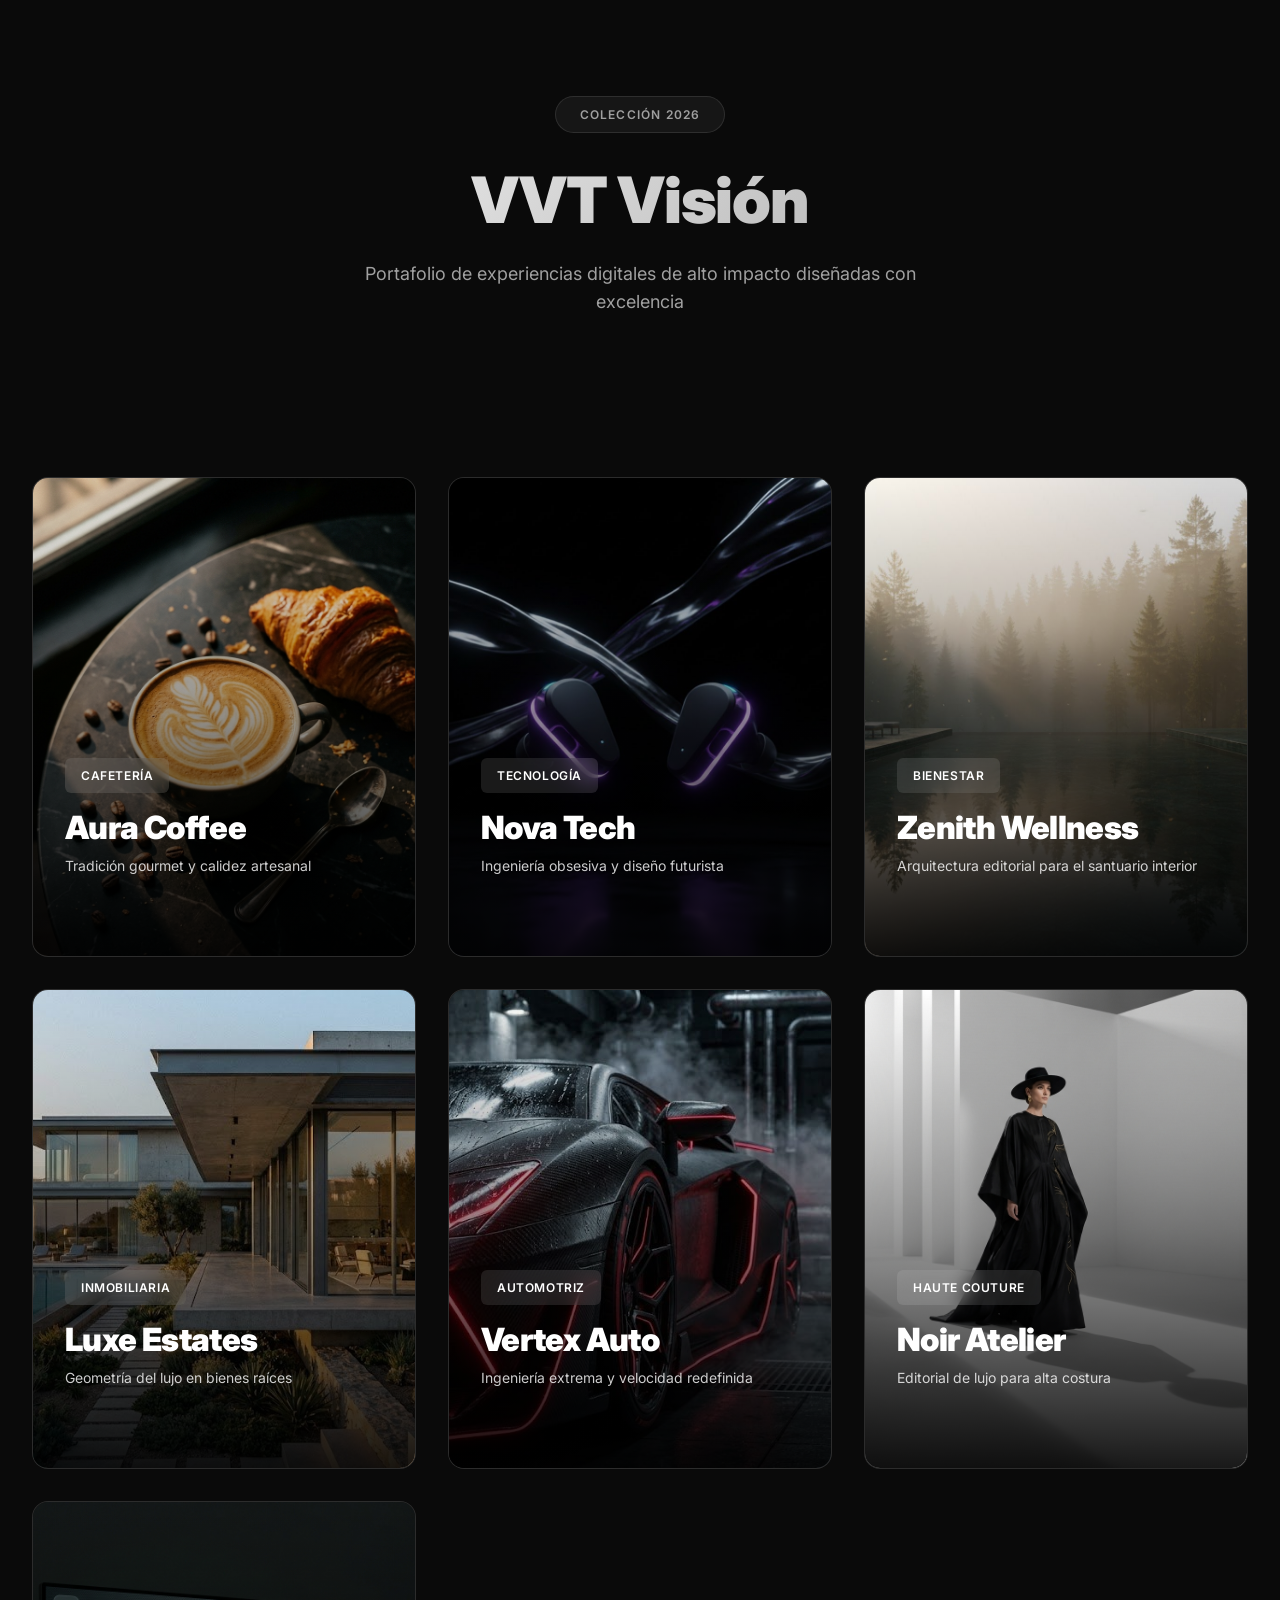
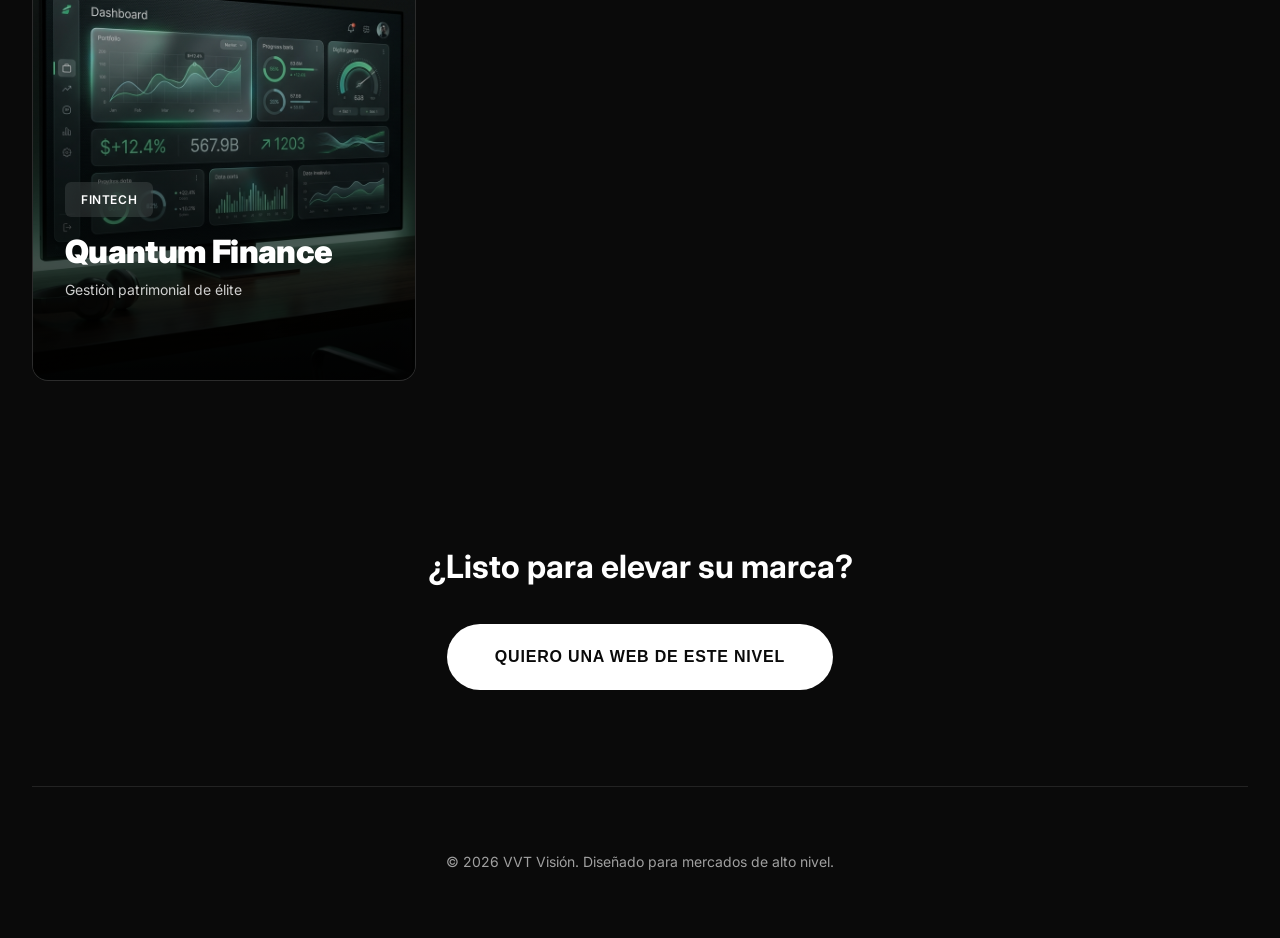
<file: index.html>
<!DOCTYPE html>
<html lang="es">

<head>
    <meta charset="UTF-8">
    <meta name="viewport" content="width=device-width, initial-scale=1.0">
    <meta name="description" content="VVT Visión - Portafolio de experiencias digitales de alto impacto">
    <title>VVT Visión | Portfolio Digital</title>
    <link rel="preconnect" href="https://fonts.googleapis.com">
    <link rel="preconnect" href="https://fonts.gstatic.com" crossorigin>
    <link href="https://fonts.googleapis.com/css2?family=Inter:wght@300;400;600;700;900&display=swap" rel="stylesheet">
    <style>
        /* ===== DESIGN SYSTEM ===== */
        :root {
            /* Colors */
            --color-bg: #0a0a0a;
            --color-surface: #141414;
            --color-text-primary: #ffffff;
            --color-text-secondary: #a0a0a0;
            --color-border: rgba(255, 255, 255, 0.1);

            /* Spacing Scale (8px base) */
            --space-xs: 0.5rem;
            /* 8px */
            --space-sm: 1rem;
            /* 16px */
            --space-md: 1.5rem;
            /* 24px */
            --space-lg: 2rem;
            /* 32px */
            --space-xl: 3rem;
            /* 48px */
            --space-2xl: 4rem;
            /* 64px */
            --space-3xl: 6rem;
            /* 96px */

            /* Typography Scale */
            --text-xs: 0.75rem;
            /* 12px */
            --text-sm: 0.875rem;
            /* 14px */
            --text-base: 1rem;
            /* 16px */
            --text-lg: 1.125rem;
            /* 18px */
            --text-xl: 1.25rem;
            /* 20px */
            --text-2xl: 1.5rem;
            /* 24px */
            --text-3xl: 2rem;
            /* 32px */
            --text-4xl: 2.5rem;
            /* 40px */
            --text-5xl: 3rem;
            /* 48px */
            --text-6xl: 4rem;
            /* 64px */

            /* Transitions */
            --transition-fast: 150ms cubic-bezier(0.4, 0, 0.2, 1);
            --transition-base: 300ms cubic-bezier(0.4, 0, 0.2, 1);
            --transition-slow: 500ms cubic-bezier(0.4, 0, 0.2, 1);

            /* Shadows */
            --shadow-sm: 0 1px 2px 0 rgba(0, 0, 0, 0.05);
            --shadow-md: 0 4px 6px -1px rgba(0, 0, 0, 0.1);
            --shadow-lg: 0 10px 15px -3px rgba(0, 0, 0, 0.1);
            --shadow-xl: 0 20px 25px -5px rgba(0, 0, 0, 0.1);
        }

        /* ===== RESET & BASE ===== */
        *,
        *::before,
        *::after {
            box-sizing: border-box;
            margin: 0;
            padding: 0;
        }

        html {
            scroll-behavior: smooth;
            -webkit-font-smoothing: antialiased;
            -moz-osx-font-smoothing: grayscale;
        }

        body {
            font-family: 'Inter', -apple-system, BlinkMacSystemFont, sans-serif;
            background: var(--color-bg);
            color: var(--color-text-primary);
            line-height: 1.6;
            overflow-x: hidden;
        }

        /* ===== LAYOUT ===== */
        .container {
            max-width: 1280px;
            margin: 0 auto;
            padding: 0 var(--space-lg);
        }

        /* ===== HEADER ===== */
        .header {
            padding: var(--space-3xl) 0;
            text-align: center;
        }

        .header__badge {
            display: inline-block;
            padding: var(--space-xs) var(--space-md);
            background: rgba(255, 255, 255, 0.05);
            border: 1px solid var(--color-border);
            border-radius: 100px;
            font-size: var(--text-xs);
            font-weight: 600;
            text-transform: uppercase;
            letter-spacing: 0.1em;
            color: var(--color-text-secondary);
            margin-bottom: var(--space-lg);
        }

        .header__title {
            font-size: clamp(var(--text-4xl), 8vw, var(--text-6xl));
            font-weight: 900;
            letter-spacing: -0.02em;
            line-height: 1.1;
            margin-bottom: var(--space-md);
            background: linear-gradient(135deg, #ffffff 0%, #a0a0a0 100%);
            -webkit-background-clip: text;
            background-clip: text;
            -webkit-text-fill-color: transparent;
        }

        .header__subtitle {
            font-size: var(--text-lg);
            color: var(--color-text-secondary);
            max-width: 600px;
            margin: 0 auto;
            font-weight: 400;
        }

        /* ===== GRID SYSTEM ===== */
        .grid {
            display: grid;
            grid-template-columns: repeat(auto-fit, minmax(min(100%, 380px), 1fr));
            gap: var(--space-lg);
            padding: var(--space-2xl) 0;
        }

        /* ===== CARD COMPONENT ===== */
        .card {
            position: relative;
            aspect-ratio: 4 / 5;
            border-radius: 16px;
            overflow: hidden;
            background: var(--color-surface);
            border: 1px solid var(--color-border);
            transition: all var(--transition-base);
            cursor: pointer;
            text-decoration: none;
            color: inherit;
        }

        .card__image {
            position: absolute;
            inset: 0;
            width: 100%;
            height: 100%;
            object-fit: cover;
            transition: transform var(--transition-slow);
        }

        .card__overlay {
            position: absolute;
            inset: 0;
            background: linear-gradient(to top,
                    rgba(0, 0, 0, 0.9) 0%,
                    rgba(0, 0, 0, 0.4) 50%,
                    transparent 100%);
            transition: opacity var(--transition-base);
        }

        .card__content {
            position: relative;
            height: 100%;
            padding: var(--space-lg);
            display: flex;
            flex-direction: column;
            justify-content: flex-end;
            z-index: 10;
        }

        .card__tag {
            display: inline-block;
            padding: var(--space-xs) var(--space-sm);
            background: rgba(255, 255, 255, 0.1);
            backdrop-filter: blur(10px);
            border-radius: 6px;
            font-size: var(--text-xs);
            font-weight: 600;
            text-transform: uppercase;
            letter-spacing: 0.05em;
            margin-bottom: var(--space-sm);
            align-self: flex-start;
        }

        .card__title {
            font-size: var(--text-3xl);
            font-weight: 900;
            letter-spacing: -0.02em;
            line-height: 1.2;
            margin-bottom: var(--space-xs);
        }

        .card__description {
            font-size: var(--text-sm);
            color: rgba(255, 255, 255, 0.8);
            margin-bottom: var(--space-md);
        }

        .card__cta {
            display: inline-flex;
            align-items: center;
            gap: var(--space-xs);
            font-size: var(--text-sm);
            font-weight: 600;
            text-transform: uppercase;
            letter-spacing: 0.05em;
            opacity: 0;
            transform: translateY(10px);
            transition: all var(--transition-base);
        }

        .card__cta::after {
            content: '→';
            transition: transform var(--transition-fast);
        }

        /* Card Hover States */
        .card:hover {
            transform: translateY(-8px);
            box-shadow: 0 20px 40px rgba(0, 0, 0, 0.4);
        }

        .card:hover .card__image {
            transform: scale(1.05);
        }

        .card:hover .card__cta {
            opacity: 1;
            transform: translateY(0);
        }

        .card:hover .card__cta::after {
            transform: translateX(4px);
        }

        /* ===== CTA SECTION ===== */
        .cta {
            padding: var(--space-3xl) 0;
            text-align: center;
        }

        .cta__title {
            font-size: var(--text-3xl);
            font-weight: 700;
            margin-bottom: var(--space-lg);
        }

        .cta__button {
            display: inline-block;
            padding: var(--space-md) var(--space-xl);
            background: var(--color-text-primary);
            color: var(--color-bg);
            border: none;
            border-radius: 100px;
            font-size: var(--text-base);
            font-weight: 700;
            text-transform: uppercase;
            letter-spacing: 0.05em;
            cursor: pointer;
            transition: all var(--transition-base);
        }

        .cta__button:hover {
            transform: scale(1.05);
            box-shadow: 0 10px 30px rgba(255, 255, 255, 0.2);
        }

        .cta__input-group {
            max-height: 0;
            overflow: hidden;
            transition: max-height var(--transition-slow);
            margin-top: 0;
        }

        .cta__input-group.active {
            max-height: 200px;
            margin-top: var(--space-lg);
        }

        .cta__input {
            padding: var(--space-md);
            background: var(--color-surface);
            border: 1px solid var(--color-border);
            border-radius: 12px;
            color: var(--color-text-primary);
            font-family: inherit;
            font-size: var(--text-base);
            width: 100%;
            max-width: 400px;
            margin-bottom: var(--space-md);
        }

        .cta__input:focus {
            outline: none;
            border-color: var(--color-text-primary);
        }

        .cta__submit {
            padding: var(--space-sm) var(--space-lg);
            background: transparent;
            border: 1px solid var(--color-border);
            border-radius: 100px;
            color: var(--color-text-primary);
            font-size: var(--text-sm);
            font-weight: 600;
            cursor: pointer;
            transition: all var(--transition-base);
        }

        .cta__submit:hover {
            background: var(--color-text-primary);
            color: var(--color-bg);
        }

        /* ===== FOOTER ===== */
        .footer {
            padding: var(--space-2xl) 0;
            text-align: center;
            border-top: 1px solid var(--color-border);
        }

        .footer__text {
            font-size: var(--text-sm);
            color: var(--color-text-secondary);
        }

        /* ===== RESPONSIVE ===== */
        @media (max-width: 768px) {
            .header {
                padding: var(--space-2xl) 0;
            }

            .grid {
                grid-template-columns: 1fr;
                gap: var(--space-md);
            }

            .card__title {
                font-size: var(--text-2xl);
            }
        }

        /* ===== ANIMATIONS ===== */
        @keyframes fadeInUp {
            from {
                opacity: 0;
                transform: translateY(30px);
            }

            to {
                opacity: 1;
                transform: translateY(0);
            }
        }

        .animate-in {
            animation: fadeInUp 0.6s ease-out forwards;
        }

        .delay-1 {
            animation-delay: 0.1s;
        }

        .delay-2 {
            animation-delay: 0.2s;
        }

        .delay-3 {
            animation-delay: 0.3s;
        }

        .delay-4 {
            animation-delay: 0.4s;
        }

        .delay-5 {
            animation-delay: 0.5s;
        }

        .delay-6 {
            animation-delay: 0.6s;
        }

        .delay-7 {
            animation-delay: 0.7s;
        }
    </style>
</head>

<body>
    <div class="container">
        <!-- Header -->
        <header class="header">
            <span class="header__badge animate-in">Colección 2026</span>
            <h1 class="header__title animate-in delay-1">VVT Visión</h1>
            <p class="header__subtitle animate-in delay-2">
                Portafolio de experiencias digitales de alto impacto diseñadas con excelencia
            </p>
        </header>

        <!-- Projects Grid -->
        <div class="grid">
            <a href="aura-coffee/index.html" class="card animate-in delay-1">
                <img src="aura-coffee/img/hero.png" alt="Aura Coffee" class="card__image">
                <div class="card__overlay"></div>
                <div class="card__content">
                    <span class="card__tag">Cafetería</span>
                    <h2 class="card__title">Aura Coffee</h2>
                    <p class="card__description">Tradición gourmet y calidez artesanal</p>
                    <span class="card__cta">Explorar proyecto</span>
                </div>
            </a>

            <a href="nova-tech/index.html" class="card animate-in delay-2">
                <img src="nova-tech/img/hero.png" alt="Nova Tech" class="card__image">
                <div class="card__overlay"></div>
                <div class="card__content">
                    <span class="card__tag">Tecnología</span>
                    <h2 class="card__title">Nova Tech</h2>
                    <p class="card__description">Ingeniería obsesiva y diseño futurista</p>
                    <span class="card__cta">Explorar proyecto</span>
                </div>
            </a>

            <a href="zenith-wellness/index.html" class="card animate-in delay-3">
                <img src="zenith-wellness/img/hero.png" alt="Zenith Wellness" class="card__image">
                <div class="card__overlay"></div>
                <div class="card__content">
                    <span class="card__tag">Bienestar</span>
                    <h2 class="card__title">Zenith Wellness</h2>
                    <p class="card__description">Arquitectura editorial para el santuario interior</p>
                    <span class="card__cta">Explorar proyecto</span>
                </div>
            </a>

            <a href="luxe-estates/index.html" class="card animate-in delay-4">
                <img src="luxe-estates/img/hero.png" alt="Luxe Estates" class="card__image">
                <div class="card__overlay"></div>
                <div class="card__content">
                    <span class="card__tag">Inmobiliaria</span>
                    <h2 class="card__title">Luxe Estates</h2>
                    <p class="card__description">Geometría del lujo en bienes raíces</p>
                    <span class="card__cta">Explorar proyecto</span>
                </div>
            </a>

            <a href="vertex-auto/index.html" class="card animate-in delay-5">
                <img src="vertex-auto/img/hero.png" alt="Vertex Auto" class="card__image">
                <div class="card__overlay"></div>
                <div class="card__content">
                    <span class="card__tag">Automotriz</span>
                    <h2 class="card__title">Vertex Auto</h2>
                    <p class="card__description">Ingeniería extrema y velocidad redefinida</p>
                    <span class="card__cta">Explorar proyecto</span>
                </div>
            </a>

            <a href="noir-atelier/index.html" class="card animate-in delay-6">
                <img src="noir-atelier/img/hero.png" alt="Noir Atelier" class="card__image">
                <div class="card__overlay"></div>
                <div class="card__content">
                    <span class="card__tag">Haute Couture</span>
                    <h2 class="card__title">Noir Atelier</h2>
                    <p class="card__description">Editorial de lujo para alta costura</p>
                    <span class="card__cta">Explorar proyecto</span>
                </div>
            </a>

            <a href="quantum-finance/index.html" class="card animate-in delay-7">
                <img src="quantum-finance/img/hero.png" alt="Quantum Finance" class="card__image">
                <div class="card__overlay"></div>
                <div class="card__content">
                    <span class="card__tag">Fintech</span>
                    <h2 class="card__title">Quantum Finance</h2>
                    <p class="card__description">Gestión patrimonial de élite</p>
                    <span class="card__cta">Explorar proyecto</span>
                </div>
            </a>
        </div>

        <!-- CTA Section -->
        <section class="cta">
            <h2 class="cta__title">¿Listo para elevar su marca?</h2>
            <button class="cta__button" onclick="toggleCta()">Quiero una web de este nivel</button>

            <div id="ctaInputGroup" class="cta__input-group">
                <input type="text" id="asuntoInput" class="cta__input" placeholder="Asunto (ej. Mi nueva E-commerce)">
                <button class="cta__submit" onclick="sendToWhatsapp()">Enviar a WhatsApp</button>
            </div>
        </section>

        <!-- Footer -->
        <footer class="footer">
            <p class="footer__text">&copy; 2026 VVT Visión. Diseñado para mercados de alto nivel.</p>
        </footer>
    </div>

    <script>
        // WhatsApp CTA Logic
        function toggleCta() {
            document.getElementById('ctaInputGroup').classList.toggle('active');
            document.getElementById('asuntoInput').focus();
        }

        function sendToWhatsapp() {
            const asunto = document.getElementById('asuntoInput').value;
            const phone = "525638738978";
            const message = encodeURIComponent(`Hola, me interesa una web de este nivel.\\nAsunto: ${asunto || 'Consulta General'}`);
            window.open(`https://wa.me/${phone}?text=${message}`, '_blank');
        }

        // Intersection Observer for scroll animations
        const observerOptions = {
            threshold: 0.1,
            rootMargin: '0px 0px -50px 0px'
        };

        const observer = new IntersectionObserver((entries) => {
            entries.forEach(entry => {
                if (entry.isIntersecting) {
                    entry.target.style.opacity = '1';
                }
            });
        }, observerOptions);

        document.querySelectorAll('.animate-in').forEach(el => {
            el.style.opacity = '0';
            observer.observe(el);
        });
    </script>
</body>

</html>
</file>
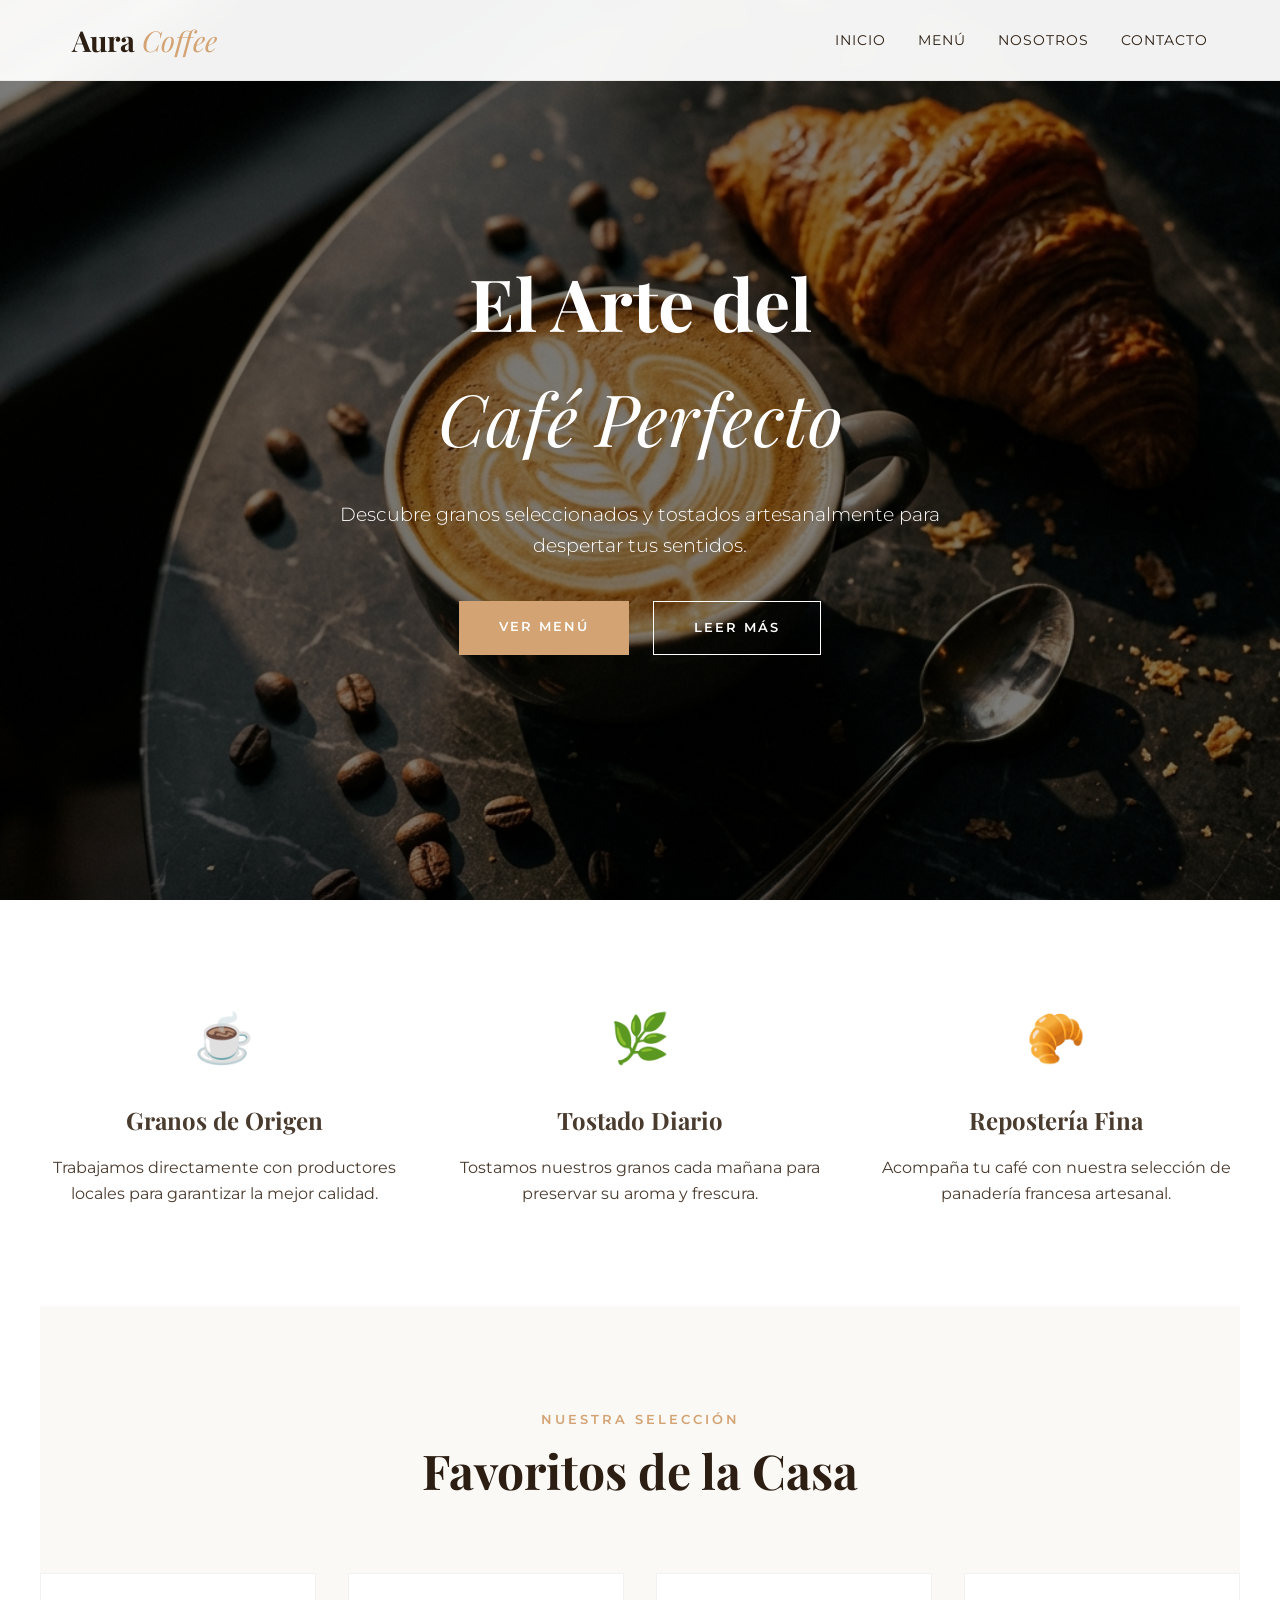
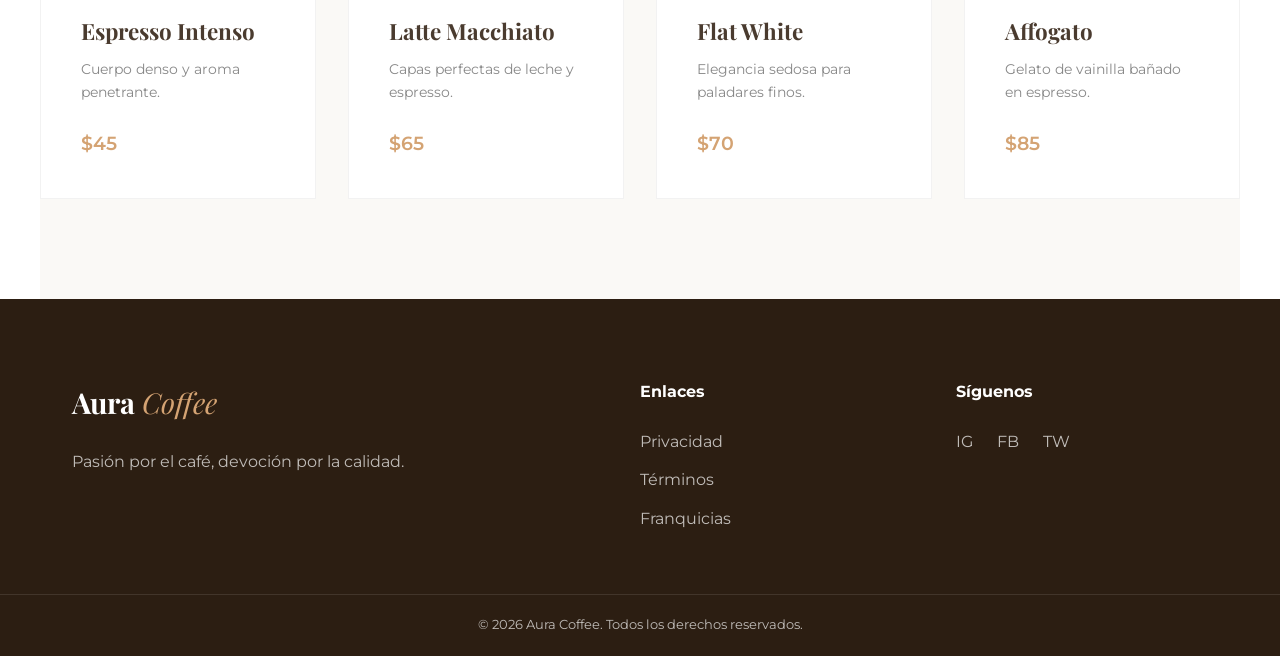
<file: aura-coffee/index.html>
<!DOCTYPE html>
<html lang="es">

<head>
    <meta charset="UTF-8">
    <meta name="viewport" content="width=device-width, initial-scale=1.0">
    <meta name="description"
        content="Aura Coffee - Experiencia Gourmet en cada sorbo. El mejor café artesanal en un ambiente elegante.">
    <title>Aura Coffee | Experiencia Gourmet</title>
    <link rel="preconnect" href="https://fonts.googleapis.com">
    <link rel="preconnect" href="https://fonts.gstatic.com" crossorigin>
    <link
        href="https://fonts.googleapis.com/css2?family=Montserrat:wght@300;400;600&family=Playfair+Display:ital,wght@0,400;0,700;1,400&display=swap"
        rel="stylesheet">
    <link rel="stylesheet" href="style.css">
</head>

<body>
    <header>
        <nav class="container">
            <div class="logo">Aura <span>Coffee</span></div>
            <ul>
                <li><a href="index.html">Inicio</a></li>
                <li><a href="index.html#menu">Menú</a></li>
                <li><a href="about.html">Nosotros</a></li>
                <li><a href="contact.html">Contacto</a></li>
            </ul>
        </nav>
    </header>

    <section id="home" class="hero"
        style="background-image: linear-gradient(rgba(0,0,0,0.5), rgba(0,0,0,0.5)), url('img/hero.png');">
        <div class="hero-content container">
            <h1 class="reveal">El Arte del <span>Café Perfecto</span></h1>
            <p class="reveal delay-1">Descubre granos seleccionados y tostados artesanalmente para despertar tus
                sentidos.</p>
            <div class="hero-btns reveal delay-2">
                <a href="index.html#menu" class="btn btn-primary">Ver Menú</a>
                <a href="about.html" class="btn btn-secondary">Leer Más</a>
            </div>
        </div>
    </section>

    <section id="features" class="features container">
        <div class="feature-item reveal">
            <div class="icon">☕</div>
            <h3>Granos de Origen</h3>
            <p>Trabajamos directamente con productores locales para garantizar la mejor calidad.</p>
        </div>
        <div class="feature-item reveal delay-1">
            <div class="icon">🌿</div>
            <h3>Tostado Diario</h3>
            <p>Tostamos nuestros granos cada mañana para preservar su aroma y frescura.</p>
        </div>
        <div class="feature-item reveal delay-2">
            <div class="icon">🥐</div>
            <h3>Repostería Fina</h3>
            <p>Acompaña tu café con nuestra selección de panadería francesa artesanal.</p>
        </div>
    </section>

    <section id="menu" class="menu container">
        <div class="section-title">
            <span>Nuestra Selección</span>
            <h2>Favoritos de la Casa</h2>
        </div>
        <div class="menu-grid">
            <div class="menu-card">
                <div class="menu-info">
                    <h3>Espresso Intenso</h3>
                    <p>Cuerpo denso y aroma penetrante.</p>
                    <span class="price">$45</span>
                </div>
            </div>
            <div class="menu-card">
                <div class="menu-info">
                    <h3>Latte Macchiato</h3>
                    <p>Capas perfectas de leche y espresso.</p>
                    <span class="price">$65</span>
                </div>
            </div>
            <div class="menu-card">
                <div class="menu-info">
                    <h3>Flat White</h3>
                    <p>Elegancia sedosa para paladares finos.</p>
                    <span class="price">$70</span>
                </div>
            </div>
            <div class="menu-card">
                <div class="menu-info">
                    <h3>Affogato</h3>
                    <p>Gelato de vainilla bañado en espresso.</p>
                    <span class="price">$85</span>
                </div>
            </div>
        </div>
    </section>

    <footer>
        <div class="container footer-content">
            <div class="footer-brand">
                <div class="logo">Aura <span>Coffee</span></div>
                <p>Pasión por el café, devoción por la calidad.</p>
            </div>
            <div class="footer-links">
                <h4>Enlaces</h4>
                <ul>
                    <li><a href="#">Privacidad</a></li>
                    <li><a href="#">Términos</a></li>
                    <li><a href="#">Franquicias</a></li>
                </ul>
            </div>
            <div class="footer-social">
                <h4>Síguenos</h4>
                <div class="social-icons">
                    <span>IG</span> <span>FB</span> <span>TW</span>
                </div>
            </div>
        </div>
        <div class="footer-bottom">
            <p>&copy; 2026 Aura Coffee. Todos los derechos reservados.</p>
        </div>
    </footer>

    <script>
        // Simple Intersection Observer for scroll animations
        const observer = new IntersectionObserver((entries) => {
            entries.forEach(entry => {
                if (entry.isIntersecting) {
                    entry.target.classList.add('active');
                }
            });
        }, { threshold: 0.1 });

        document.querySelectorAll('.reveal').forEach(el => observer.observe(el));
    </script>
</body>

</html>
</file>
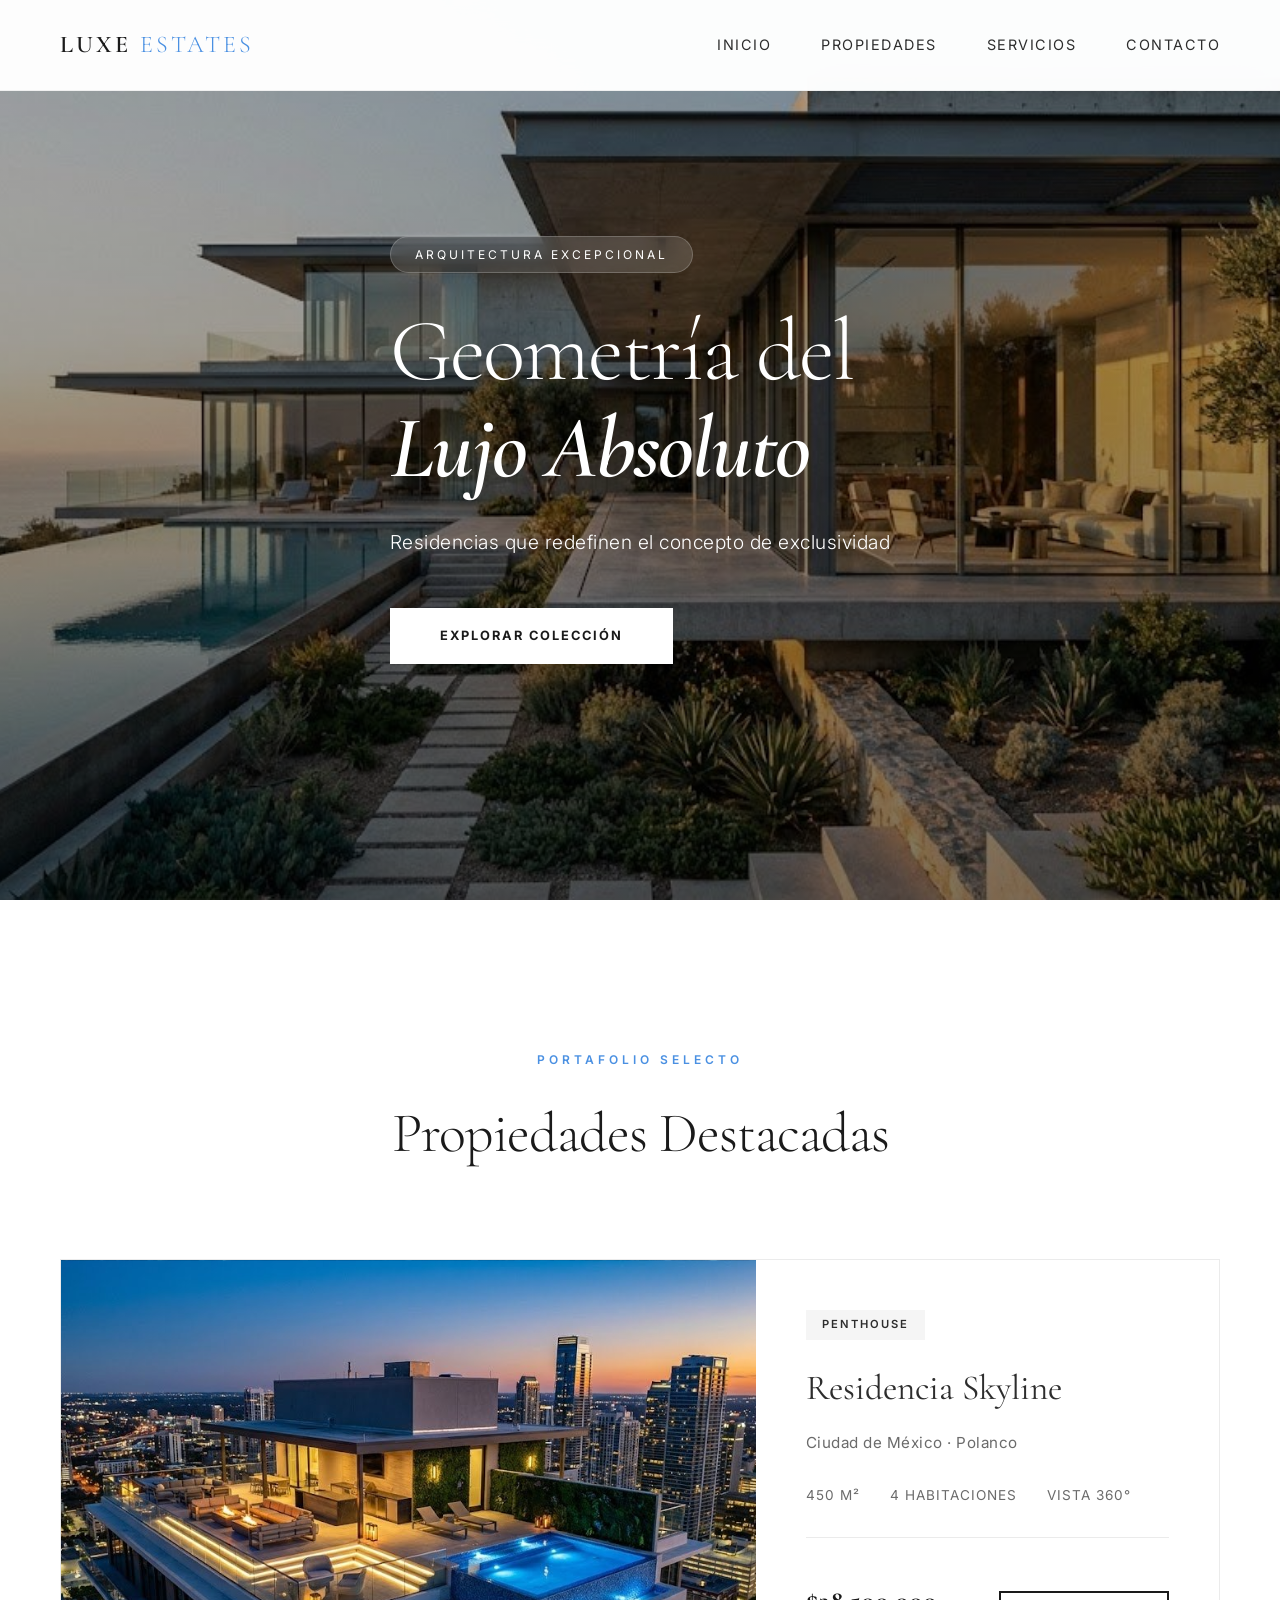
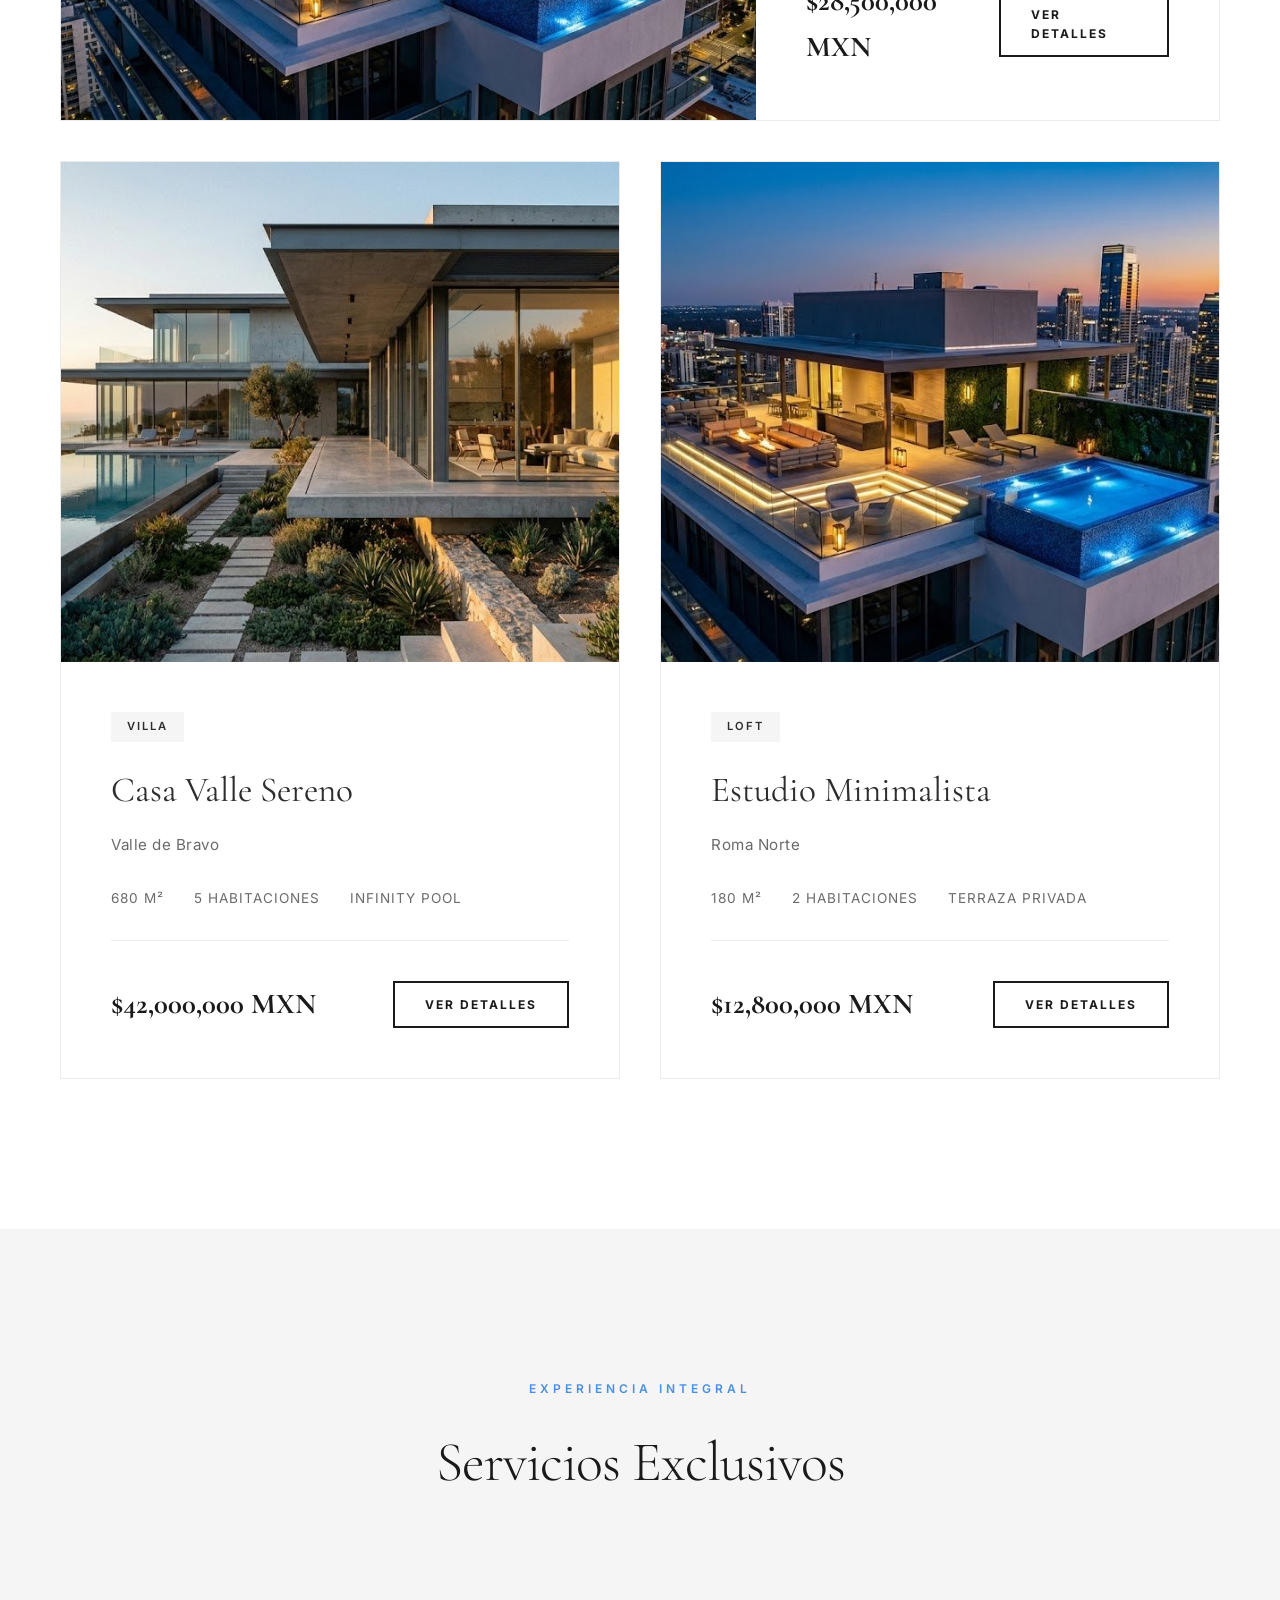
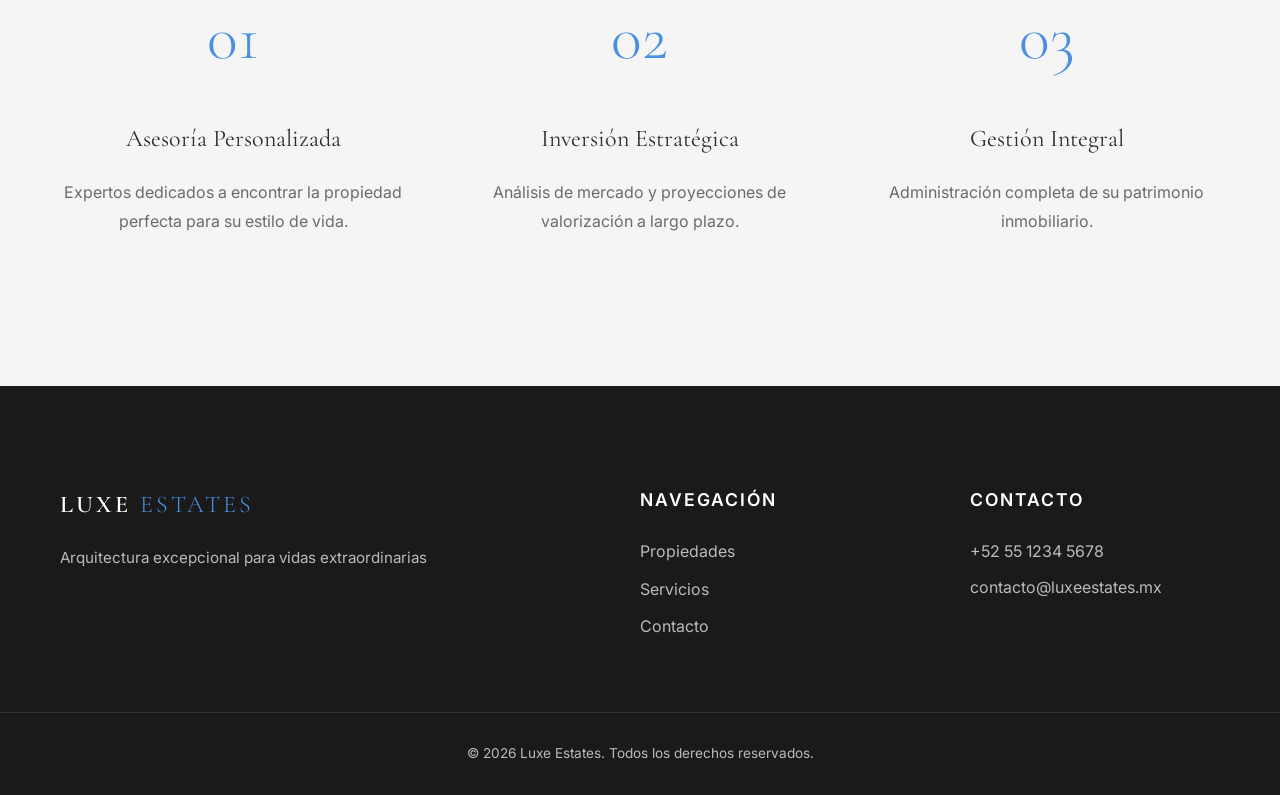
<file: luxe-estates/index.html>
<!DOCTYPE html>
<html lang="es">

<head>
    <meta charset="UTF-8">
    <meta name="viewport" content="width=device-width, initial-scale=1.0">
    <meta name="description"
        content="Luxe Estates - Bienes Raíces de Lujo. Arquitectura excepcional para vidas extraordinarias.">
    <title>Luxe Estates | Bienes Raíces de Lujo</title>
    <link rel="preconnect" href="https://fonts.googleapis.com">
    <link rel="preconnect" href="https://fonts.gstatic.com" crossorigin>
    <link
        href="https://fonts.googleapis.com/css2?family=Cormorant+Garamond:wght@300;400;600&family=Inter:wght@300;400;600;800&display=swap"
        rel="stylesheet">
    <link rel="stylesheet" href="style.css">
</head>

<body>
    <header>
        <nav class="container">
            <div class="logo">LUXE <span>ESTATES</span></div>
            <ul>
                <li><a href="#inicio">Inicio</a></li>
                <li><a href="#propiedades">Propiedades</a></li>
                <li><a href="#servicios">Servicios</a></li>
                <li><a href="#contacto">Contacto</a></li>
            </ul>
        </nav>
    </header>

    <section id="inicio" class="hero"
        style="background-image: linear-gradient(rgba(0,0,0,0.3), rgba(0,0,0,0.5)), url('img/hero.png');">
        <div class="hero-content container">
            <span class="tag reveal">Arquitectura Excepcional</span>
            <h1 class="reveal delay-1">Geometría del<br><span>Lujo Absoluto</span></h1>
            <p class="reveal delay-2">Residencias que redefinen el concepto de exclusividad</p>
            <a href="#propiedades" class="btn-primary reveal delay-3">Explorar Colección</a>
        </div>
    </section>

    <section id="propiedades" class="properties container">
        <div class="section-header reveal">
            <span class="subtitle">Portafolio Selecto</span>
            <h2>Propiedades Destacadas</h2>
        </div>

        <div class="property-grid">
            <div class="property-card large reveal">
                <div class="property-image" style="background-image: url('img/property.png');"></div>
                <div class="property-info">
                    <span class="property-tag">Penthouse</span>
                    <h3>Residencia Skyline</h3>
                    <p class="location">Ciudad de México · Polanco</p>
                    <div class="specs">
                        <span>450 m²</span>
                        <span>4 Habitaciones</span>
                        <span>Vista 360°</span>
                    </div>
                    <div class="price-cta">
                        <span class="price">$28,500,000 MXN</span>
                        <a href="#" class="btn-outline">Ver Detalles</a>
                    </div>
                </div>
            </div>

            <div class="property-card reveal delay-1">
                <div class="property-image" style="background-image: url('img/hero.png');"></div>
                <div class="property-info">
                    <span class="property-tag">Villa</span>
                    <h3>Casa Valle Sereno</h3>
                    <p class="location">Valle de Bravo</p>
                    <div class="specs">
                        <span>680 m²</span>
                        <span>5 Habitaciones</span>
                        <span>Infinity Pool</span>
                    </div>
                    <div class="price-cta">
                        <span class="price">$42,000,000 MXN</span>
                        <a href="#" class="btn-outline">Ver Detalles</a>
                    </div>
                </div>
            </div>

            <div class="property-card reveal delay-2">
                <div class="property-image" style="background-image: url('img/property.png');"></div>
                <div class="property-info">
                    <span class="property-tag">Loft</span>
                    <h3>Estudio Minimalista</h3>
                    <p class="location">Roma Norte</p>
                    <div class="specs">
                        <span>180 m²</span>
                        <span>2 Habitaciones</span>
                        <span>Terraza Privada</span>
                    </div>
                    <div class="price-cta">
                        <span class="price">$12,800,000 MXN</span>
                        <a href="#" class="btn-outline">Ver Detalles</a>
                    </div>
                </div>
            </div>
        </div>
    </section>

    <section id="servicios" class="services">
        <div class="container">
            <div class="section-header reveal">
                <span class="subtitle">Experiencia Integral</span>
                <h2>Servicios Exclusivos</h2>
            </div>
            <div class="services-grid">
                <div class="service-item reveal">
                    <div class="service-icon">01</div>
                    <h3>Asesoría Personalizada</h3>
                    <p>Expertos dedicados a encontrar la propiedad perfecta para su estilo de vida.</p>
                </div>
                <div class="service-item reveal delay-1">
                    <div class="service-icon">02</div>
                    <h3>Inversión Estratégica</h3>
                    <p>Análisis de mercado y proyecciones de valorización a largo plazo.</p>
                </div>
                <div class="service-item reveal delay-2">
                    <div class="service-icon">03</div>
                    <h3>Gestión Integral</h3>
                    <p>Administración completa de su patrimonio inmobiliario.</p>
                </div>
            </div>
        </div>
    </section>

    <footer>
        <div class="container footer-content">
            <div class="footer-brand">
                <div class="logo">LUXE <span>ESTATES</span></div>
                <p>Arquitectura excepcional para vidas extraordinarias</p>
            </div>
            <div class="footer-links">
                <h4>Navegación</h4>
                <ul>
                    <li><a href="#">Propiedades</a></li>
                    <li><a href="#">Servicios</a></li>
                    <li><a href="#">Contacto</a></li>
                </ul>
            </div>
            <div class="footer-contact">
                <h4>Contacto</h4>
                <p>+52 55 1234 5678</p>
                <p>contacto@luxeestates.mx</p>
            </div>
        </div>
        <div class="footer-bottom">
            <p>&copy; 2026 Luxe Estates. Todos los derechos reservados.</p>
        </div>
    </footer>

    <script>
        const observer = new IntersectionObserver((entries) => {
            entries.forEach(entry => {
                if (entry.isIntersecting) {
                    entry.target.classList.add('active');
                }
            });
        }, { threshold: 0.1 });
        document.querySelectorAll('.reveal').forEach(el => observer.observe(el));
    </script>
</body>

</html>
</file>
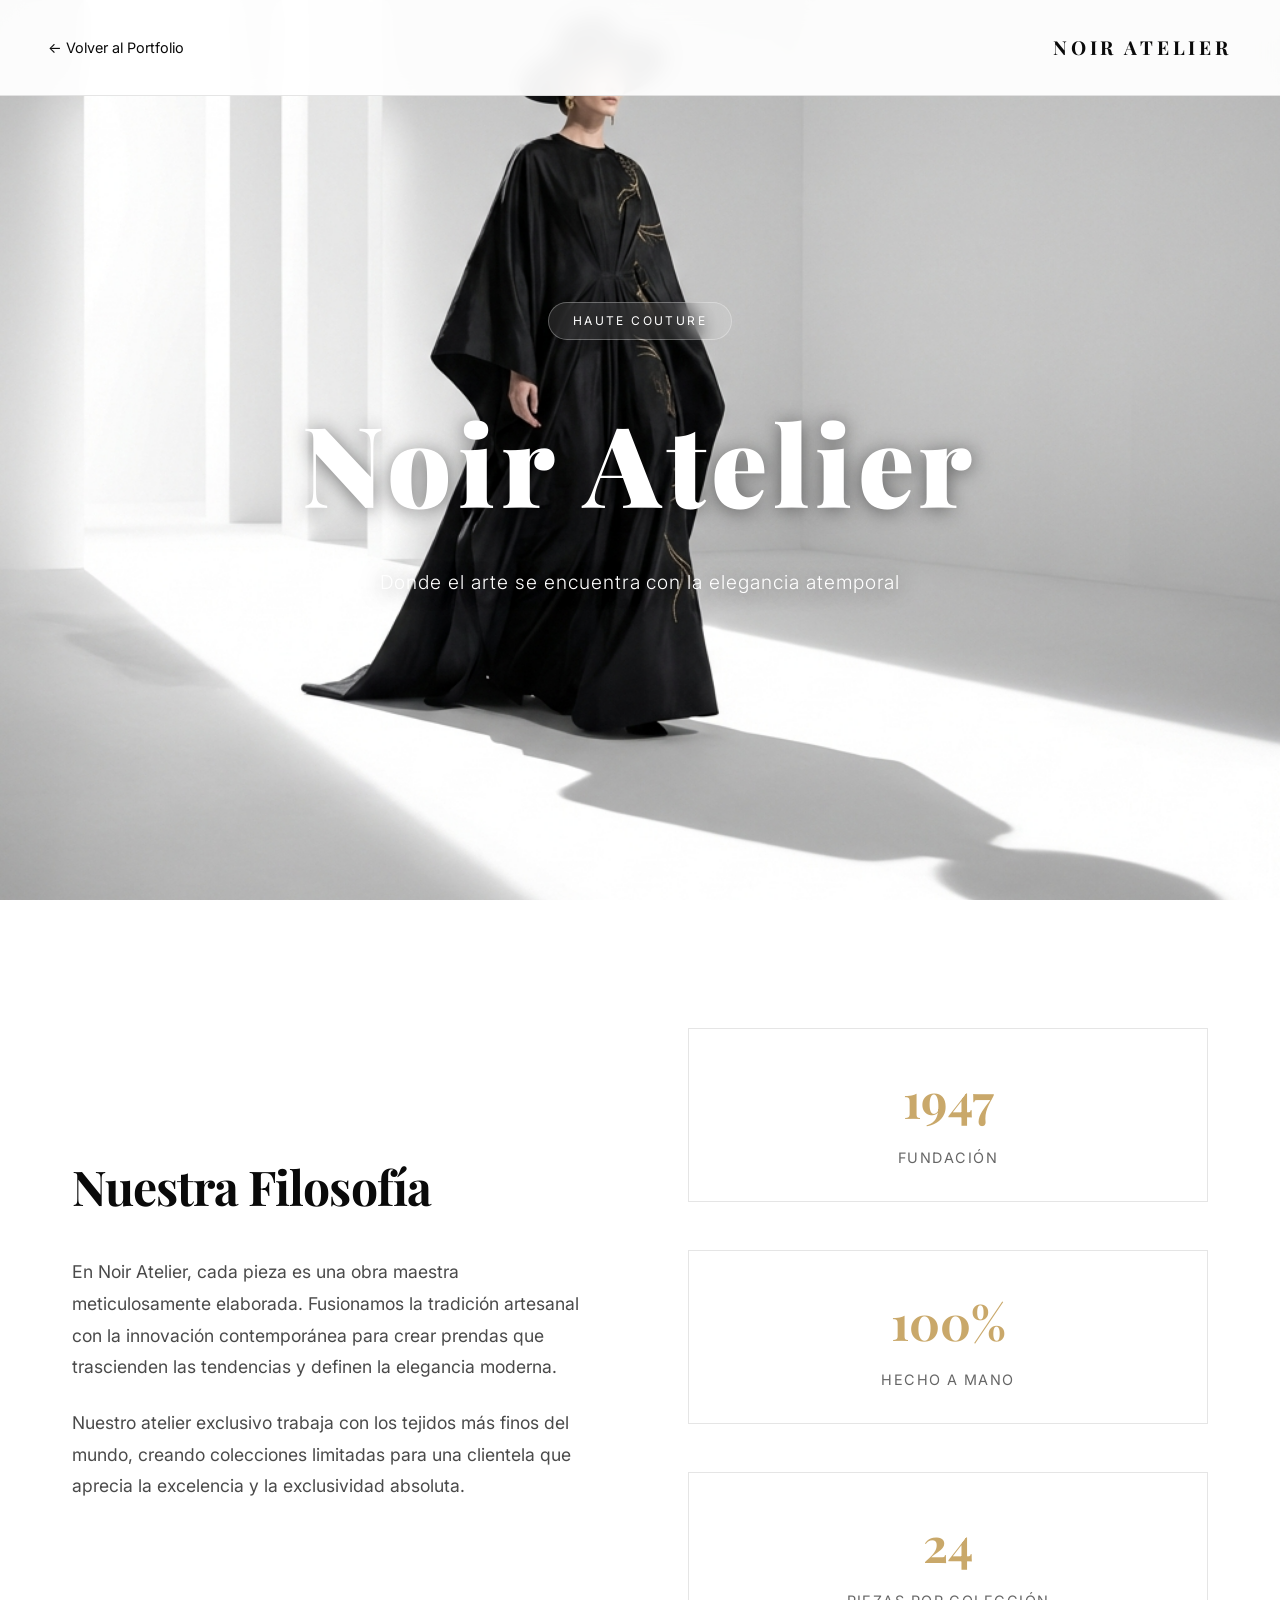
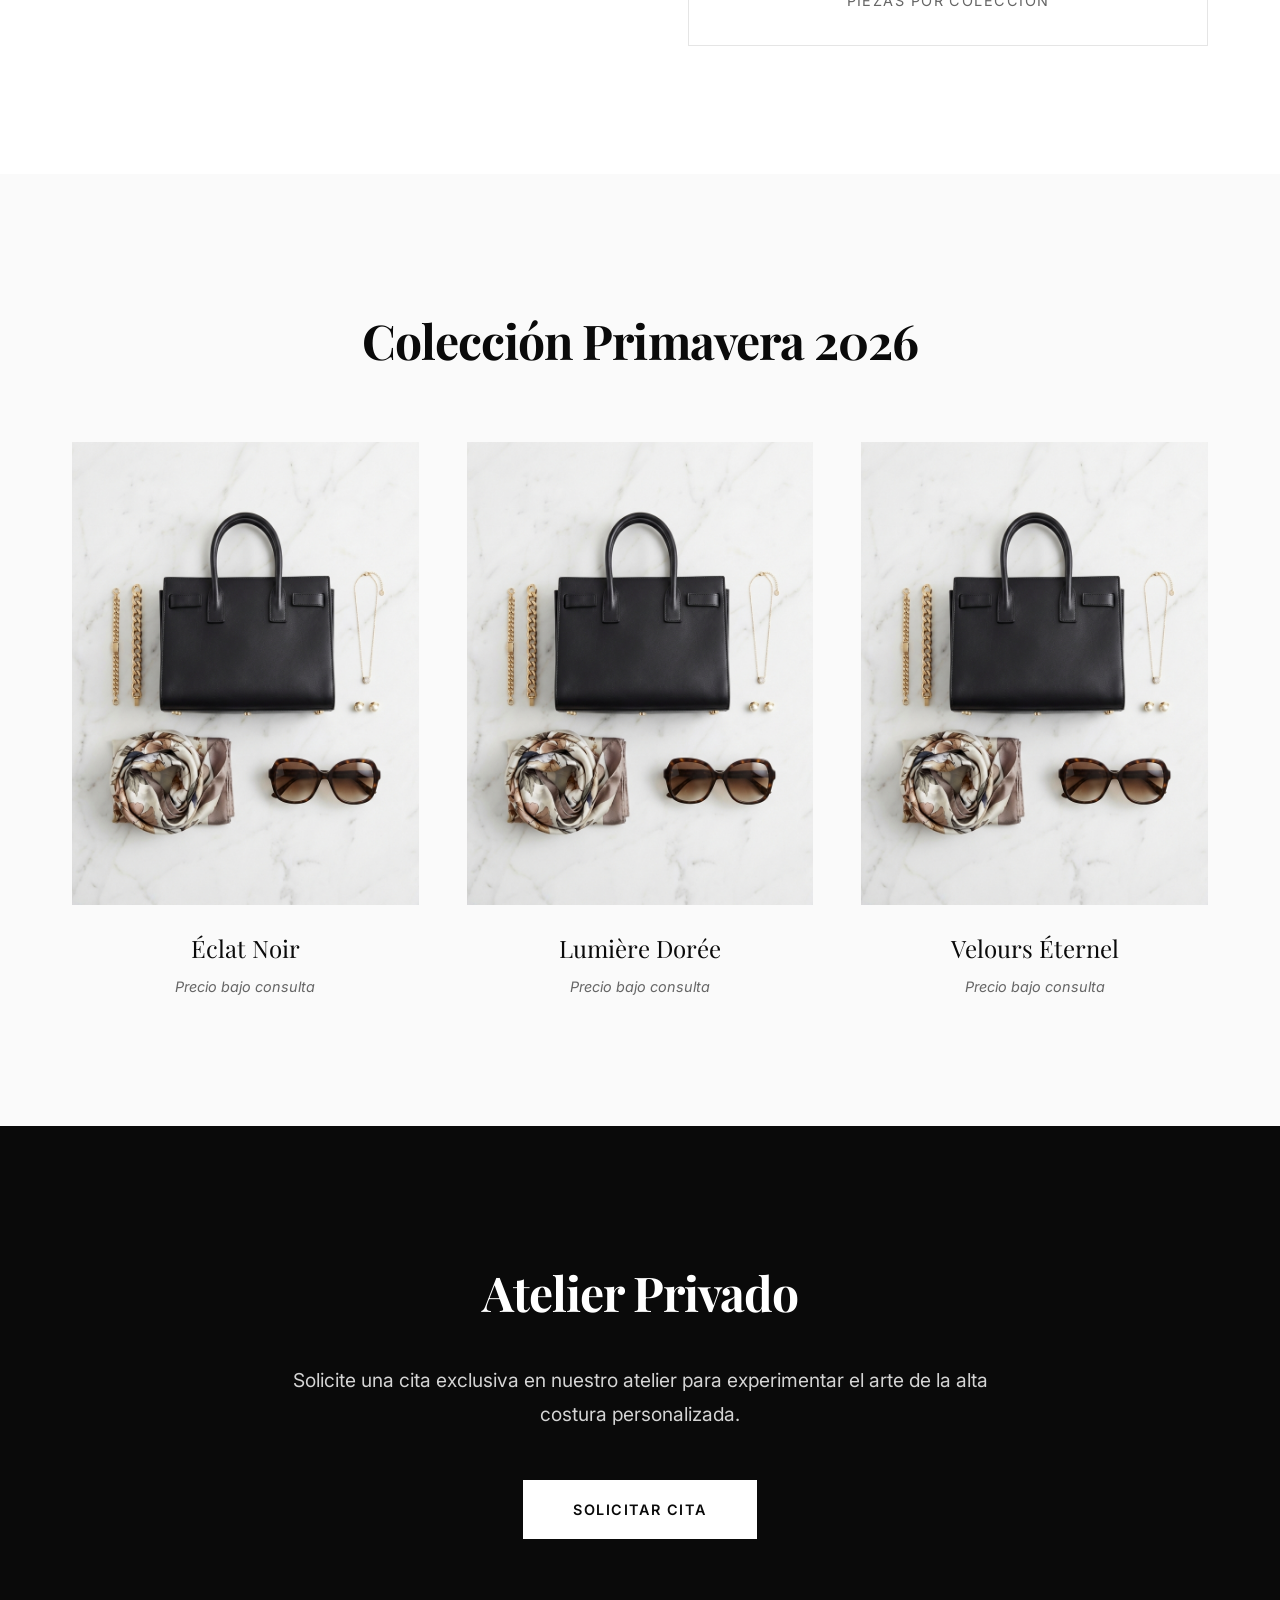
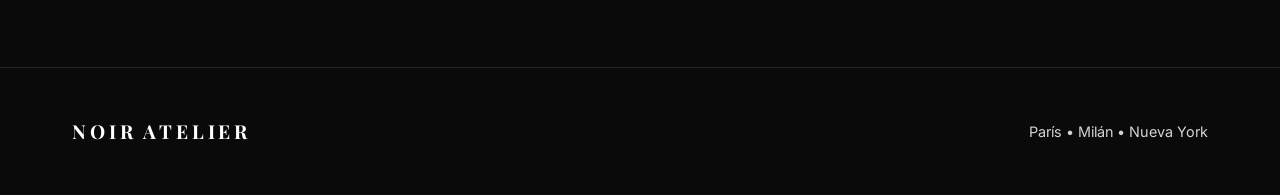
<file: noir-atelier/index.html>
<!DOCTYPE html>
<html lang="es">

<head>
    <meta charset="UTF-8">
    <meta name="viewport" content="width=device-width, initial-scale=1.0">
    <title>Noir Atelier | Haute Couture</title>
    <link rel="preconnect" href="https://fonts.googleapis.com">
    <link rel="preconnect" href="https://fonts.gstatic.com" crossorigin>
    <link
        href="https://fonts.googleapis.com/css2?family=Playfair+Display:wght@400;700;900&family=Inter:wght@300;400;600&display=swap"
        rel="stylesheet">
    <link rel="stylesheet" href="style.css">
</head>

<body>
    <!-- Navigation -->
    <nav class="nav">
        <a href="../index.html" class="nav__back">← Volver al Portfolio</a>
        <div class="nav__logo">NOIR ATELIER</div>
    </nav>

    <!-- Hero Section -->
    <section class="hero">
        <div class="hero__image-container">
            <img src="img/hero.png" alt="Noir Atelier Haute Couture" class="hero__image">
        </div>
        <div class="hero__content">
            <span class="hero__label">Haute Couture</span>
            <h1 class="hero__title">Noir Atelier</h1>
            <p class="hero__subtitle">Donde el arte se encuentra con la elegancia atemporal</p>
        </div>
    </section>

    <!-- Philosophy Section -->
    <section class="philosophy">
        <div class="container">
            <div class="philosophy__grid">
                <div class="philosophy__text">
                    <h2 class="section-title">Nuestra Filosofía</h2>
                    <p class="philosophy__description">
                        En Noir Atelier, cada pieza es una obra maestra meticulosamente elaborada.
                        Fusionamos la tradición artesanal con la innovación contemporánea para crear
                        prendas que trascienden las tendencias y definen la elegancia moderna.
                    </p>
                    <p class="philosophy__description">
                        Nuestro atelier exclusivo trabaja con los tejidos más finos del mundo,
                        creando colecciones limitadas para una clientela que aprecia la excelencia
                        y la exclusividad absoluta.
                    </p>
                </div>
                <div class="philosophy__stats">
                    <div class="stat">
                        <div class="stat__number">1947</div>
                        <div class="stat__label">Fundación</div>
                    </div>
                    <div class="stat">
                        <div class="stat__number">100%</div>
                        <div class="stat__label">Hecho a mano</div>
                    </div>
                    <div class="stat">
                        <div class="stat__number">24</div>
                        <div class="stat__label">Piezas por colección</div>
                    </div>
                </div>
            </div>
        </div>
    </section>

    <!-- Collection Section -->
    <section class="collection">
        <div class="container">
            <h2 class="section-title center">Colección Primavera 2026</h2>
            <div class="collection__grid">
                <div class="collection__item">
                    <div class="collection__image-wrapper">
                        <img src="img/collection.png" alt="Colección 1" class="collection__image">
                    </div>
                    <h3 class="collection__name">Éclat Noir</h3>
                    <p class="collection__price">Precio bajo consulta</p>
                </div>
                <div class="collection__item">
                    <div class="collection__image-wrapper">
                        <img src="img/collection.png" alt="Colección 2" class="collection__image">
                    </div>
                    <h3 class="collection__name">Lumière Dorée</h3>
                    <p class="collection__price">Precio bajo consulta</p>
                </div>
                <div class="collection__item">
                    <div class="collection__image-wrapper">
                        <img src="img/collection.png" alt="Colección 3" class="collection__image">
                    </div>
                    <h3 class="collection__name">Velours Éternel</h3>
                    <p class="collection__price">Precio bajo consulta</p>
                </div>
            </div>
        </div>
    </section>

    <!-- Contact Section -->
    <section class="contact">
        <div class="container">
            <div class="contact__content">
                <h2 class="section-title">Atelier Privado</h2>
                <p class="contact__text">
                    Solicite una cita exclusiva en nuestro atelier para experimentar
                    el arte de la alta costura personalizada.
                </p>
                <a href="mailto:atelier@noiratelier.com" class="btn-primary">Solicitar Cita</a>
            </div>
        </div>
    </section>

    <!-- Footer -->
    <footer class="footer">
        <div class="container">
            <div class="footer__content">
                <div class="footer__brand">NOIR ATELIER</div>
                <div class="footer__text">París • Milán • Nueva York</div>
            </div>
        </div>
    </footer>
</body>

</html>
</file>
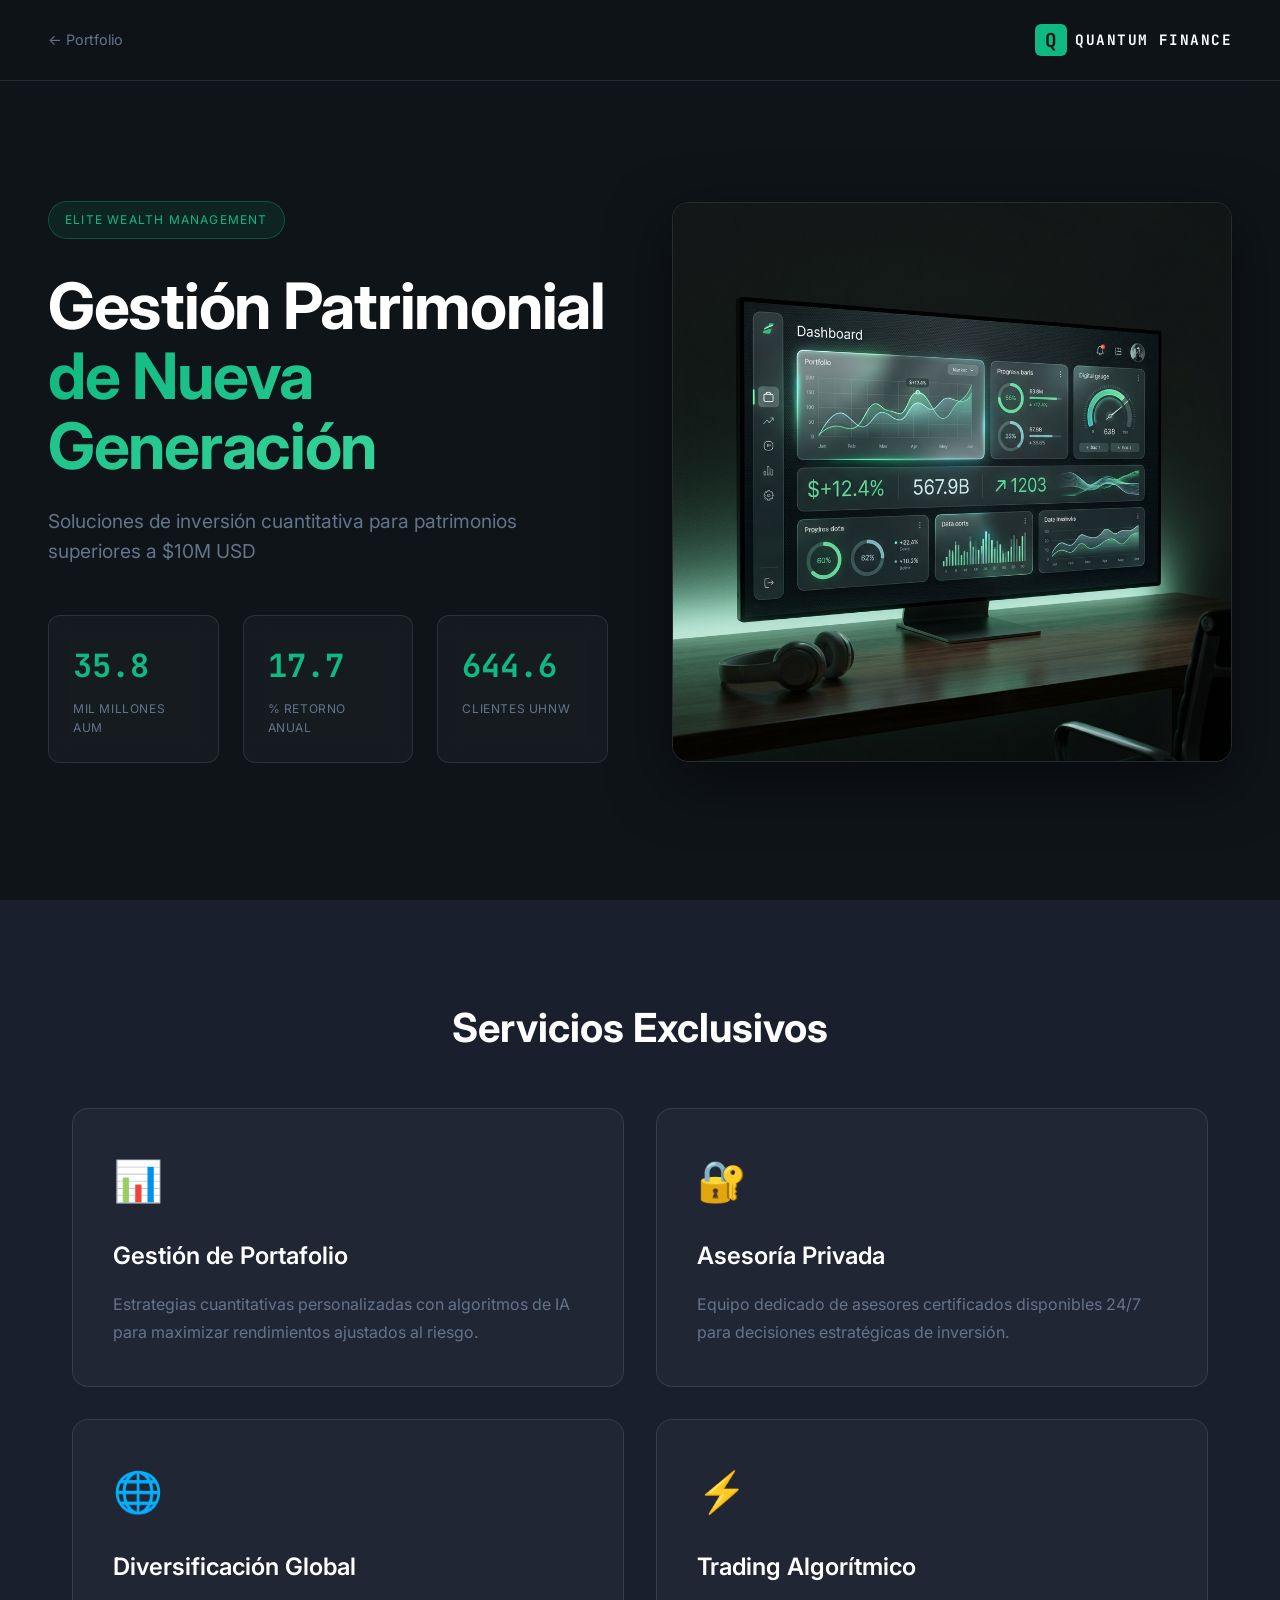
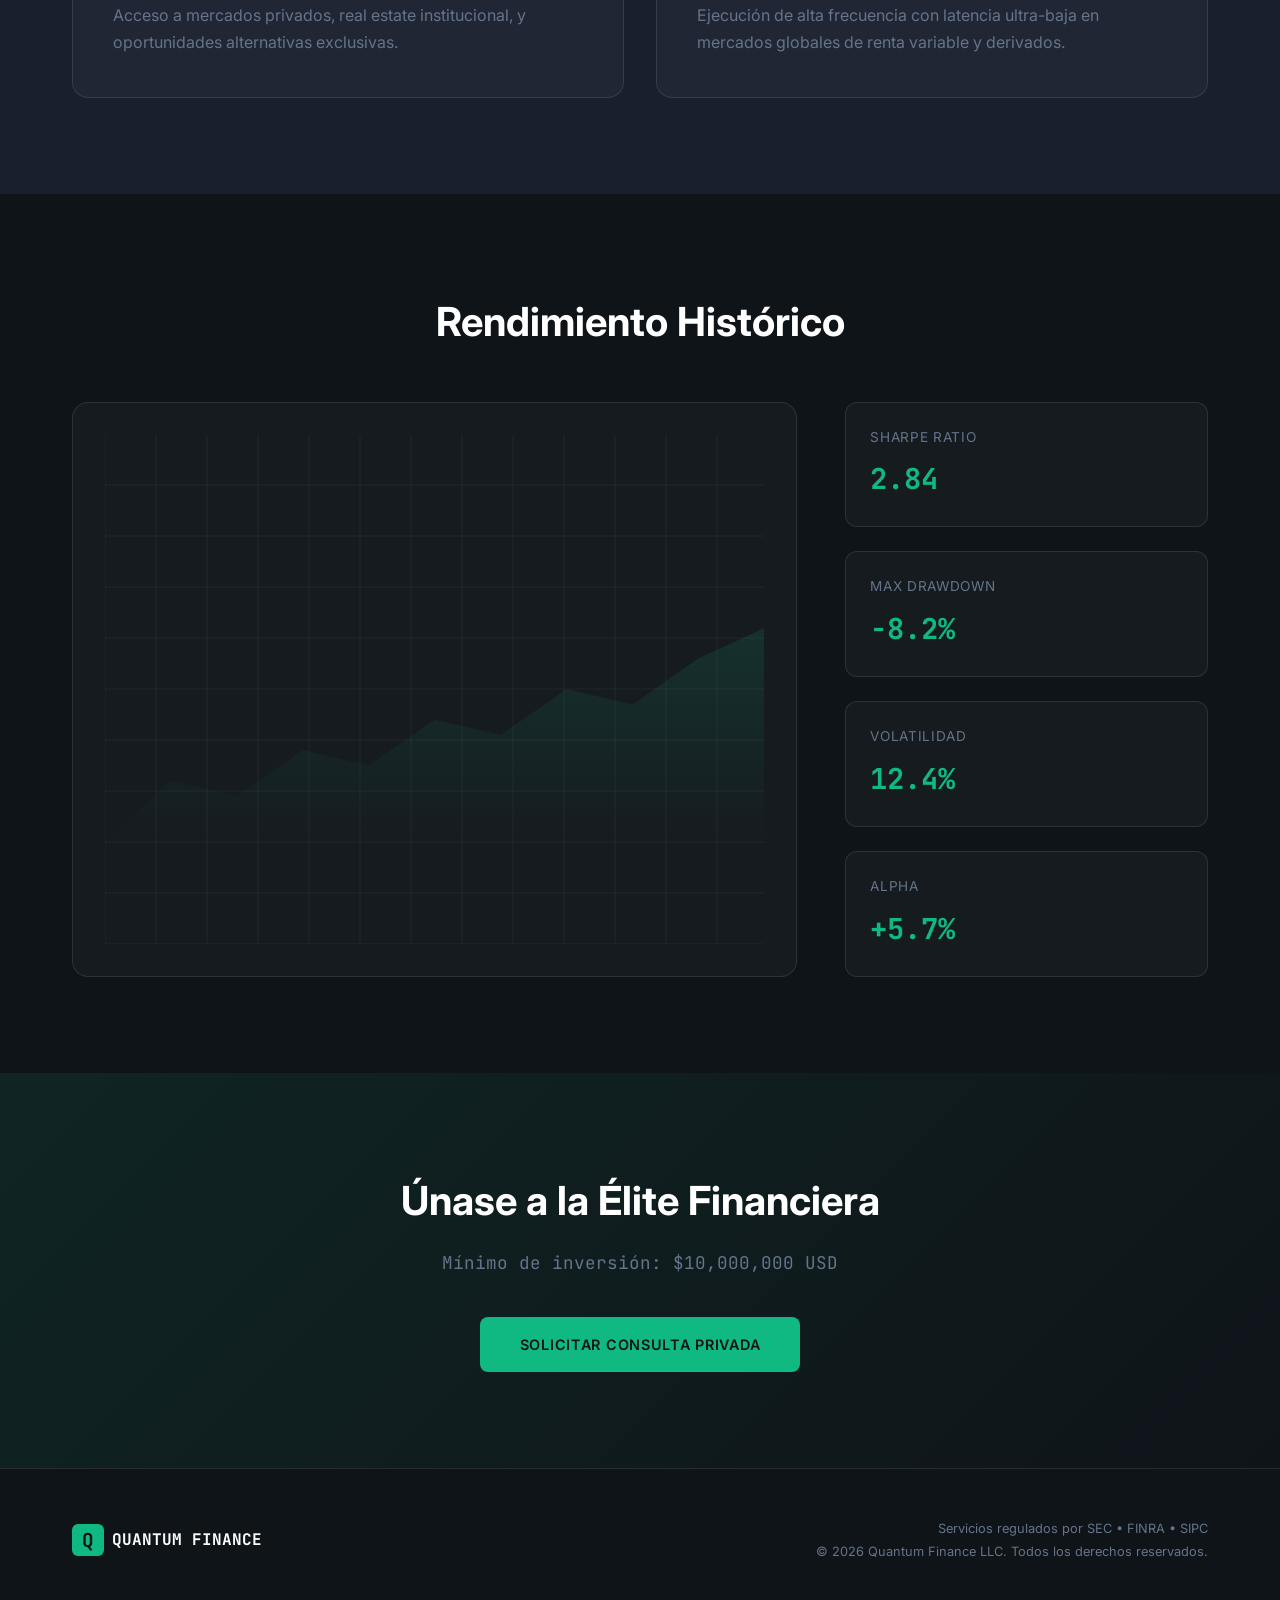
<file: quantum-finance/index.html>
<!DOCTYPE html>
<html lang="es">

<head>
    <meta charset="UTF-8">
    <meta name="viewport" content="width=device-width, initial-scale=1.0">
    <title>Quantum Finance | Elite Wealth Management</title>
    <link rel="preconnect" href="https://fonts.googleapis.com">
    <link rel="preconnect" href="https://fonts.gstatic.com" crossorigin>
    <link
        href="https://fonts.googleapis.com/css2?family=JetBrains+Mono:wght@400;600;700&family=Inter:wght@300;400;600;700&display=swap"
        rel="stylesheet">
    <link rel="stylesheet" href="style.css">
</head>

<body>
    <!-- Navigation -->
    <nav class="nav">
        <a href="../index.html" class="nav__back">← Portfolio</a>
        <div class="nav__logo">
            <span class="logo-q">Q</span>
            <span class="logo-text">QUANTUM FINANCE</span>
        </div>
    </nav>

    <!-- Hero Section -->
    <section class="hero">
        <div class="hero__content">
            <span class="hero__label">Elite Wealth Management</span>
            <h1 class="hero__title">
                Gestión Patrimonial<br>
                <span class="gradient-text">de Nueva Generación</span>
            </h1>
            <p class="hero__subtitle">
                Soluciones de inversión cuantitativa para patrimonios superiores a $10M USD
            </p>
            <div class="hero__stats">
                <div class="stat-card">
                    <div class="stat-value" data-target="47.2">0</div>
                    <div class="stat-label">Mil Millones AUM</div>
                </div>
                <div class="stat-card">
                    <div class="stat-value" data-target="23.4">0</div>
                    <div class="stat-label">% Retorno Anual</div>
                </div>
                <div class="stat-card">
                    <div class="stat-value" data-target="850">0</div>
                    <div class="stat-label">Clientes UHNW</div>
                </div>
            </div>
        </div>
        <div class="hero__visual">
            <div class="dashboard-preview">
                <img src="img/hero.png" alt="Quantum Dashboard" class="dashboard-image">
            </div>
        </div>
    </section>

    <!-- Services Section -->
    <section class="services">
        <div class="container">
            <h2 class="section-title">Servicios Exclusivos</h2>
            <div class="services__grid">
                <div class="service-card">
                    <div class="service-icon">📊</div>
                    <h3 class="service-title">Gestión de Portafolio</h3>
                    <p class="service-description">
                        Estrategias cuantitativas personalizadas con algoritmos de IA
                        para maximizar rendimientos ajustados al riesgo.
                    </p>
                </div>
                <div class="service-card">
                    <div class="service-icon">🔐</div>
                    <h3 class="service-title">Asesoría Privada</h3>
                    <p class="service-description">
                        Equipo dedicado de asesores certificados disponibles 24/7
                        para decisiones estratégicas de inversión.
                    </p>
                </div>
                <div class="service-card">
                    <div class="service-icon">🌐</div>
                    <h3 class="service-title">Diversificación Global</h3>
                    <p class="service-description">
                        Acceso a mercados privados, real estate institucional,
                        y oportunidades alternativas exclusivas.
                    </p>
                </div>
                <div class="service-card">
                    <div class="service-icon">⚡</div>
                    <h3 class="service-title">Trading Algorítmico</h3>
                    <p class="service-description">
                        Ejecución de alta frecuencia con latencia ultra-baja
                        en mercados globales de renta variable y derivados.
                    </p>
                </div>
            </div>
        </div>
    </section>

    <!-- Performance Section -->
    <section class="performance">
        <div class="container">
            <h2 class="section-title">Rendimiento Histórico</h2>
            <div class="performance__content">
                <div class="performance__chart">
                    <div class="chart-placeholder">
                        <div class="chart-line"></div>
                        <div class="chart-grid"></div>
                    </div>
                </div>
                <div class="performance__metrics">
                    <div class="metric">
                        <div class="metric-label">Sharpe Ratio</div>
                        <div class="metric-value">2.84</div>
                    </div>
                    <div class="metric">
                        <div class="metric-label">Max Drawdown</div>
                        <div class="metric-value">-8.2%</div>
                    </div>
                    <div class="metric">
                        <div class="metric-label">Volatilidad</div>
                        <div class="metric-value">12.4%</div>
                    </div>
                    <div class="metric">
                        <div class="metric-label">Alpha</div>
                        <div class="metric-value">+5.7%</div>
                    </div>
                </div>
            </div>
        </div>
    </section>

    <!-- CTA Section -->
    <section class="cta">
        <div class="container">
            <div class="cta__content">
                <h2 class="cta__title">Únase a la Élite Financiera</h2>
                <p class="cta__text">
                    Mínimo de inversión: $10,000,000 USD
                </p>
                <a href="mailto:private@quantumfinance.com" class="btn-primary">Solicitar Consulta Privada</a>
            </div>
        </div>
    </section>

    <!-- Footer -->
    <footer class="footer">
        <div class="container">
            <div class="footer__content">
                <div class="footer__brand">
                    <span class="logo-q">Q</span> QUANTUM FINANCE
                </div>
                <div class="footer__legal">
                    <p>Servicios regulados por SEC • FINRA • SIPC</p>
                    <p>© 2026 Quantum Finance LLC. Todos los derechos reservados.</p>
                </div>
            </div>
        </div>
    </footer>

    <script>
        // Animated counters
        function animateValue(element, start, end, duration) {
            let startTimestamp = null;
            const step = (timestamp) => {
                if (!startTimestamp) startTimestamp = timestamp;
                const progress = Math.min((timestamp - startTimestamp) / duration, 1);
                const value = progress * (end - start) + start;
                element.textContent = value.toFixed(1);
                if (progress < 1) {
                    window.requestAnimationFrame(step);
                }
            };
            window.requestAnimationFrame(step);
        }

        // Trigger animations on load
        window.addEventListener('load', () => {
            document.querySelectorAll('.stat-value').forEach(stat => {
                const target = parseFloat(stat.getAttribute('data-target'));
                animateValue(stat, 0, target, 2000);
            });
        });
    </script>
</body>

</html>
</file>
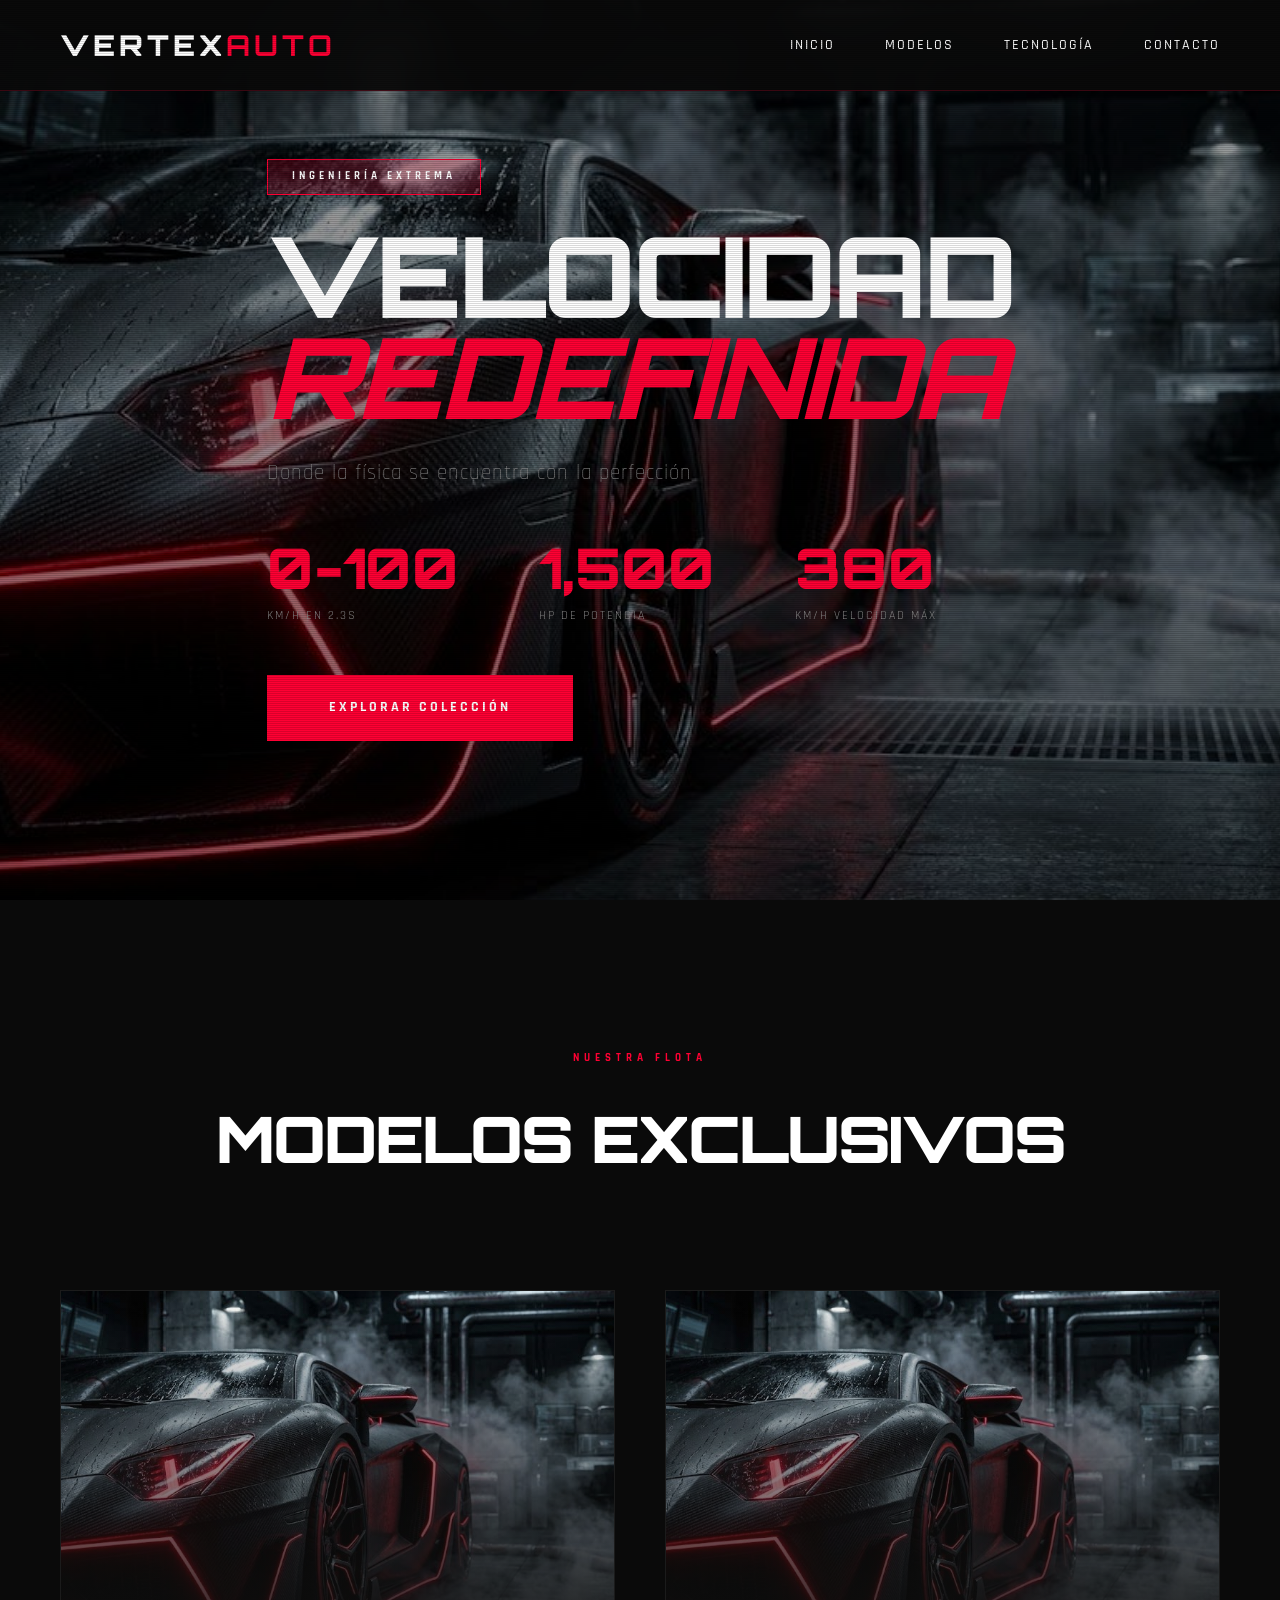
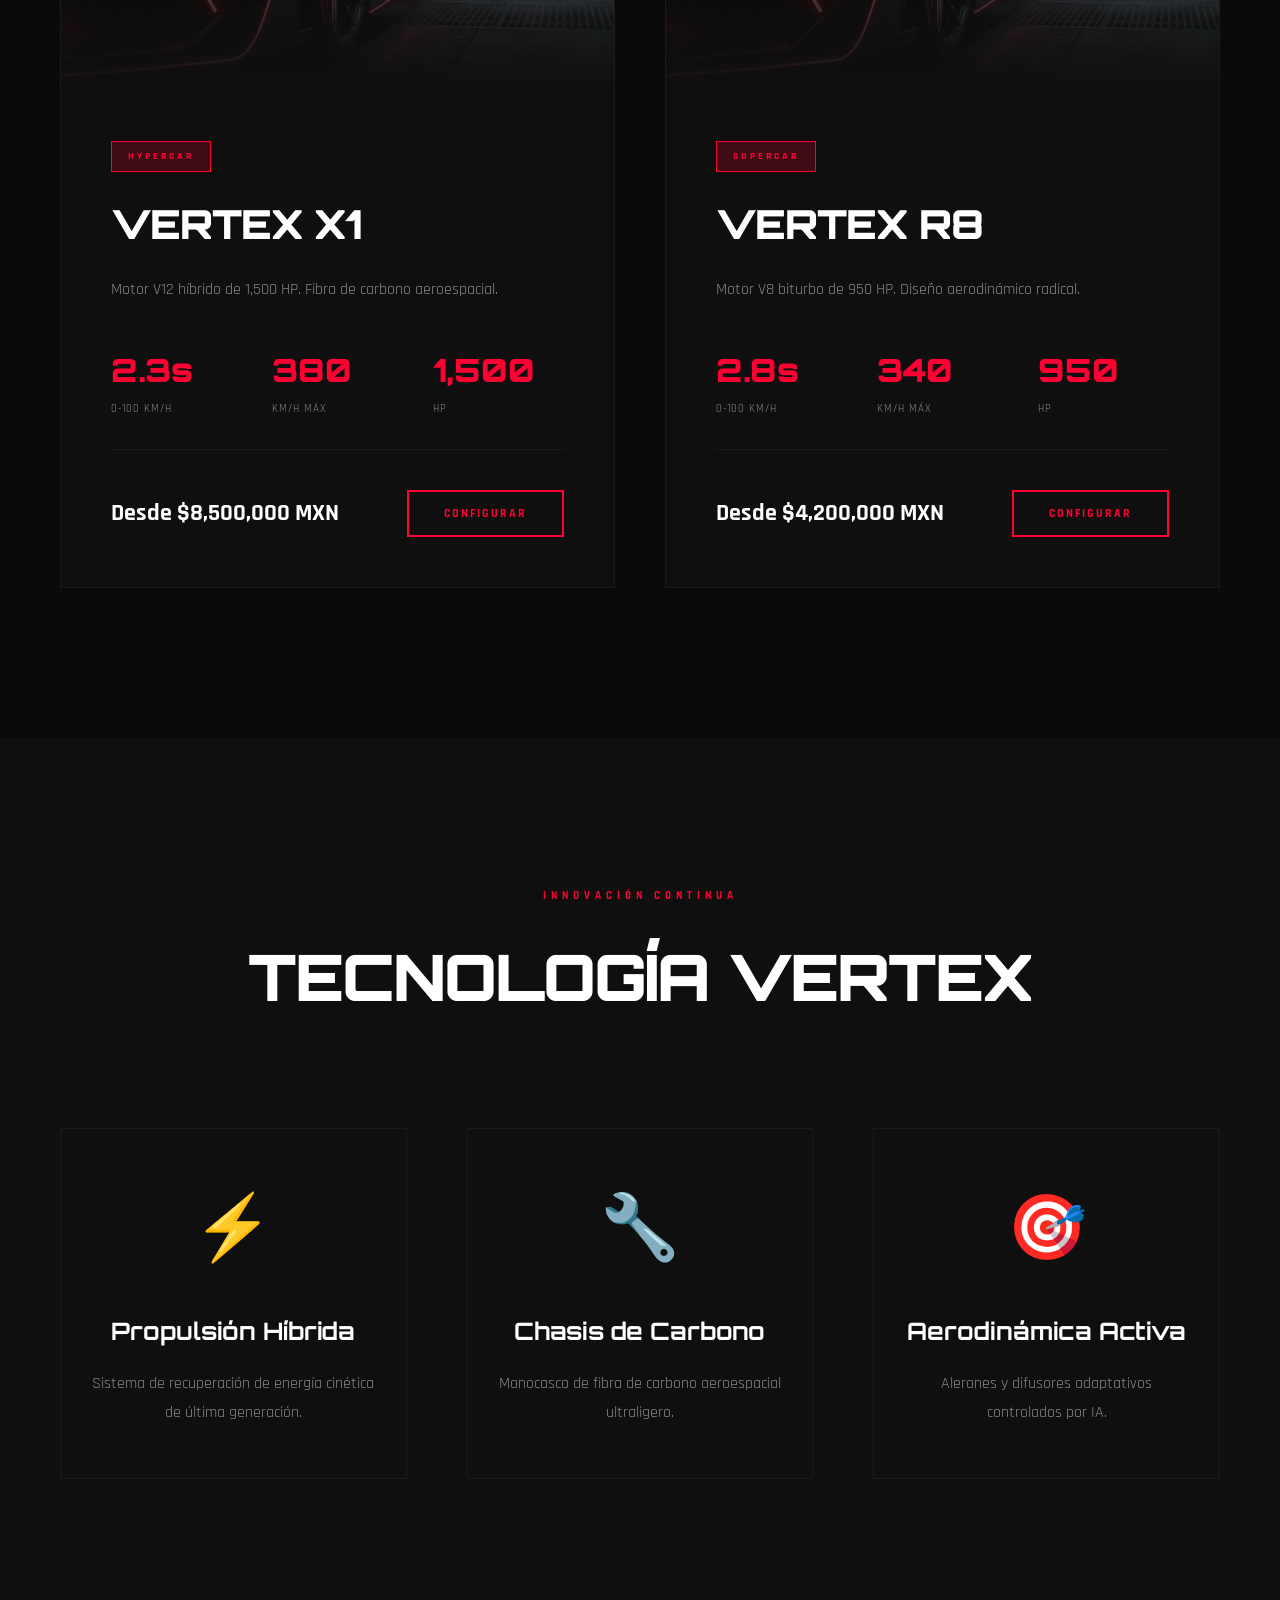
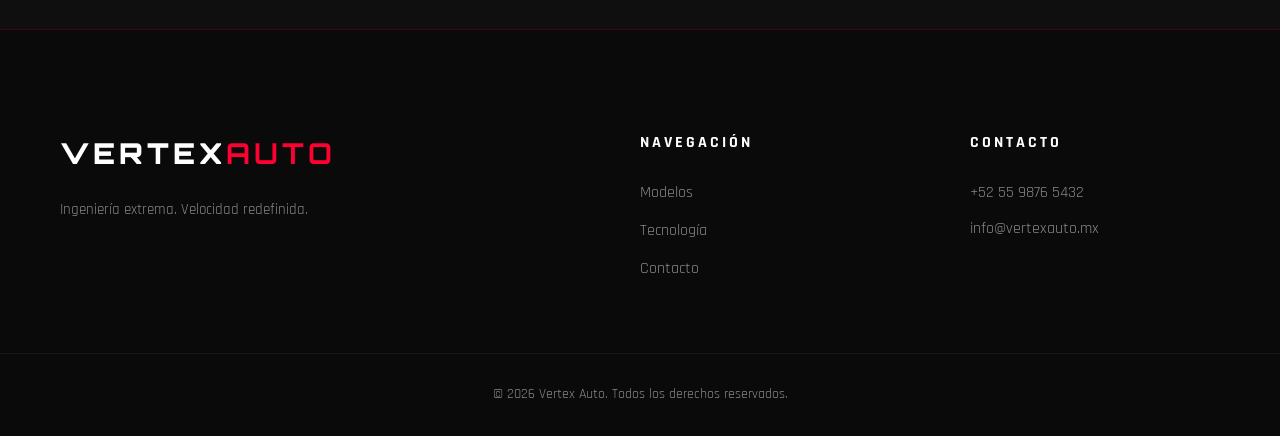
<file: vertex-auto/index.html>
<!DOCTYPE html>
<html lang="es">

<head>
    <meta charset="UTF-8">
    <meta name="viewport" content="width=device-width, initial-scale=1.0">
    <meta name="description"
        content="Vertex Auto - Vehículos de Alto Rendimiento. Ingeniería extrema, velocidad redefinida.">
    <title>Vertex Auto | Superdeportivos de Alto Rendimiento</title>
    <link rel="preconnect" href="https://fonts.googleapis.com">
    <link rel="preconnect" href="https://fonts.gstatic.com" crossorigin>
    <link
        href="https://fonts.googleapis.com/css2?family=Rajdhani:wght@300;500;700&family=Orbitron:wght@400;700;900&display=swap"
        rel="stylesheet">
    <link rel="stylesheet" href="style.css">
</head>

<body>
    <div class="scanlines"></div>
    <div class="bg-glow"></div>

    <header>
        <nav class="container">
            <div class="logo">VERTEX<span>AUTO</span></div>
            <ul>
                <li><a href="#inicio">Inicio</a></li>
                <li><a href="#modelos">Modelos</a></li>
                <li><a href="#tecnologia">Tecnología</a></li>
                <li><a href="#contacto">Contacto</a></li>
            </ul>
        </nav>
    </header>

    <section id="inicio" class="hero">
        <div class="hero-bg" style="background-image: url('img/hero.png');"></div>
        <div class="hero-content container">
            <span class="tag reveal">Ingeniería Extrema</span>
            <h1 class="reveal delay-1">VELOCIDAD<br><span>REDEFINIDA</span></h1>
            <p class="reveal delay-2">Donde la física se encuentra con la perfección</p>
            <div class="hero-stats reveal delay-3">
                <div class="stat">
                    <span class="stat-number">0-100</span>
                    <span class="stat-label">km/h en 2.3s</span>
                </div>
                <div class="stat">
                    <span class="stat-number">1,500</span>
                    <span class="stat-label">HP de potencia</span>
                </div>
                <div class="stat">
                    <span class="stat-number">380</span>
                    <span class="stat-label">km/h velocidad máx</span>
                </div>
            </div>
            <a href="#modelos" class="btn-primary reveal delay-4">Explorar Colección</a>
        </div>
    </section>

    <section id="modelos" class="models container">
        <div class="section-header reveal">
            <span class="subtitle">Nuestra Flota</span>
            <h2>MODELOS EXCLUSIVOS</h2>
        </div>

        <div class="model-grid">
            <div class="model-card reveal">
                <div class="model-image" style="background-image: url('img/hero.png');"></div>
                <div class="model-info">
                    <span class="model-tag">HYPERCAR</span>
                    <h3>VERTEX X1</h3>
                    <p class="model-desc">Motor V12 híbrido de 1,500 HP. Fibra de carbono aeroespacial.</p>
                    <div class="specs-grid">
                        <div class="spec">
                            <span class="spec-value">2.3s</span>
                            <span class="spec-label">0-100 km/h</span>
                        </div>
                        <div class="spec">
                            <span class="spec-value">380</span>
                            <span class="spec-label">km/h máx</span>
                        </div>
                        <div class="spec">
                            <span class="spec-value">1,500</span>
                            <span class="spec-label">HP</span>
                        </div>
                    </div>
                    <div class="model-cta">
                        <span class="price">Desde $8,500,000 MXN</span>
                        <a href="#" class="btn-outline">Configurar</a>
                    </div>
                </div>
            </div>

            <div class="model-card reveal delay-1">
                <div class="model-image" style="background-image: url('img/hero.png');"></div>
                <div class="model-info">
                    <span class="model-tag">SUPERCAR</span>
                    <h3>VERTEX R8</h3>
                    <p class="model-desc">Motor V8 biturbo de 950 HP. Diseño aerodinámico radical.</p>
                    <div class="specs-grid">
                        <div class="spec">
                            <span class="spec-value">2.8s</span>
                            <span class="spec-label">0-100 km/h</span>
                        </div>
                        <div class="spec">
                            <span class="spec-value">340</span>
                            <span class="spec-label">km/h máx</span>
                        </div>
                        <div class="spec">
                            <span class="spec-value">950</span>
                            <span class="spec-label">HP</span>
                        </div>
                    </div>
                    <div class="model-cta">
                        <span class="price">Desde $4,200,000 MXN</span>
                        <a href="#" class="btn-outline">Configurar</a>
                    </div>
                </div>
            </div>
        </div>
    </section>

    <section id="tecnologia" class="tech">
        <div class="container">
            <div class="section-header reveal">
                <span class="subtitle">Innovación Continua</span>
                <h2>TECNOLOGÍA VERTEX</h2>
            </div>
            <div class="tech-grid">
                <div class="tech-item reveal">
                    <div class="tech-icon">⚡</div>
                    <h3>Propulsión Híbrida</h3>
                    <p>Sistema de recuperación de energía cinética de última generación.</p>
                </div>
                <div class="tech-item reveal delay-1">
                    <div class="tech-icon">🔧</div>
                    <h3>Chasis de Carbono</h3>
                    <p>Monocasco de fibra de carbono aeroespacial ultraligero.</p>
                </div>
                <div class="tech-item reveal delay-2">
                    <div class="tech-icon">🎯</div>
                    <h3>Aerodinámica Activa</h3>
                    <p>Alerones y difusores adaptativos controlados por IA.</p>
                </div>
            </div>
        </div>
    </section>

    <footer>
        <div class="container footer-content">
            <div class="footer-brand">
                <div class="logo">VERTEX<span>AUTO</span></div>
                <p>Ingeniería extrema. Velocidad redefinida.</p>
            </div>
            <div class="footer-links">
                <h4>Navegación</h4>
                <ul>
                    <li><a href="#">Modelos</a></li>
                    <li><a href="#">Tecnología</a></li>
                    <li><a href="#">Contacto</a></li>
                </ul>
            </div>
            <div class="footer-contact">
                <h4>Contacto</h4>
                <p>+52 55 9876 5432</p>
                <p>info@vertexauto.mx</p>
            </div>
        </div>
        <div class="footer-bottom">
            <p>&copy; 2026 Vertex Auto. Todos los derechos reservados.</p>
        </div>
    </footer>

    <script>
        const observer = new IntersectionObserver((entries) => {
            entries.forEach(entry => {
                if (entry.isIntersecting) {
                    entry.target.classList.add('active');
                }
            });
        }, { threshold: 0.1 });
        document.querySelectorAll('.reveal').forEach(el => observer.observe(el));

        // Parallax effect
        document.addEventListener('mousemove', (e) => {
            const x = e.clientX / window.innerWidth;
            const y = e.clientY / window.innerHeight;
            document.querySelector('.bg-glow').style.transform = `translate(${x * 50}px, ${y * 50}px)`;
        });
    </script>
</body>

</html>
</file>
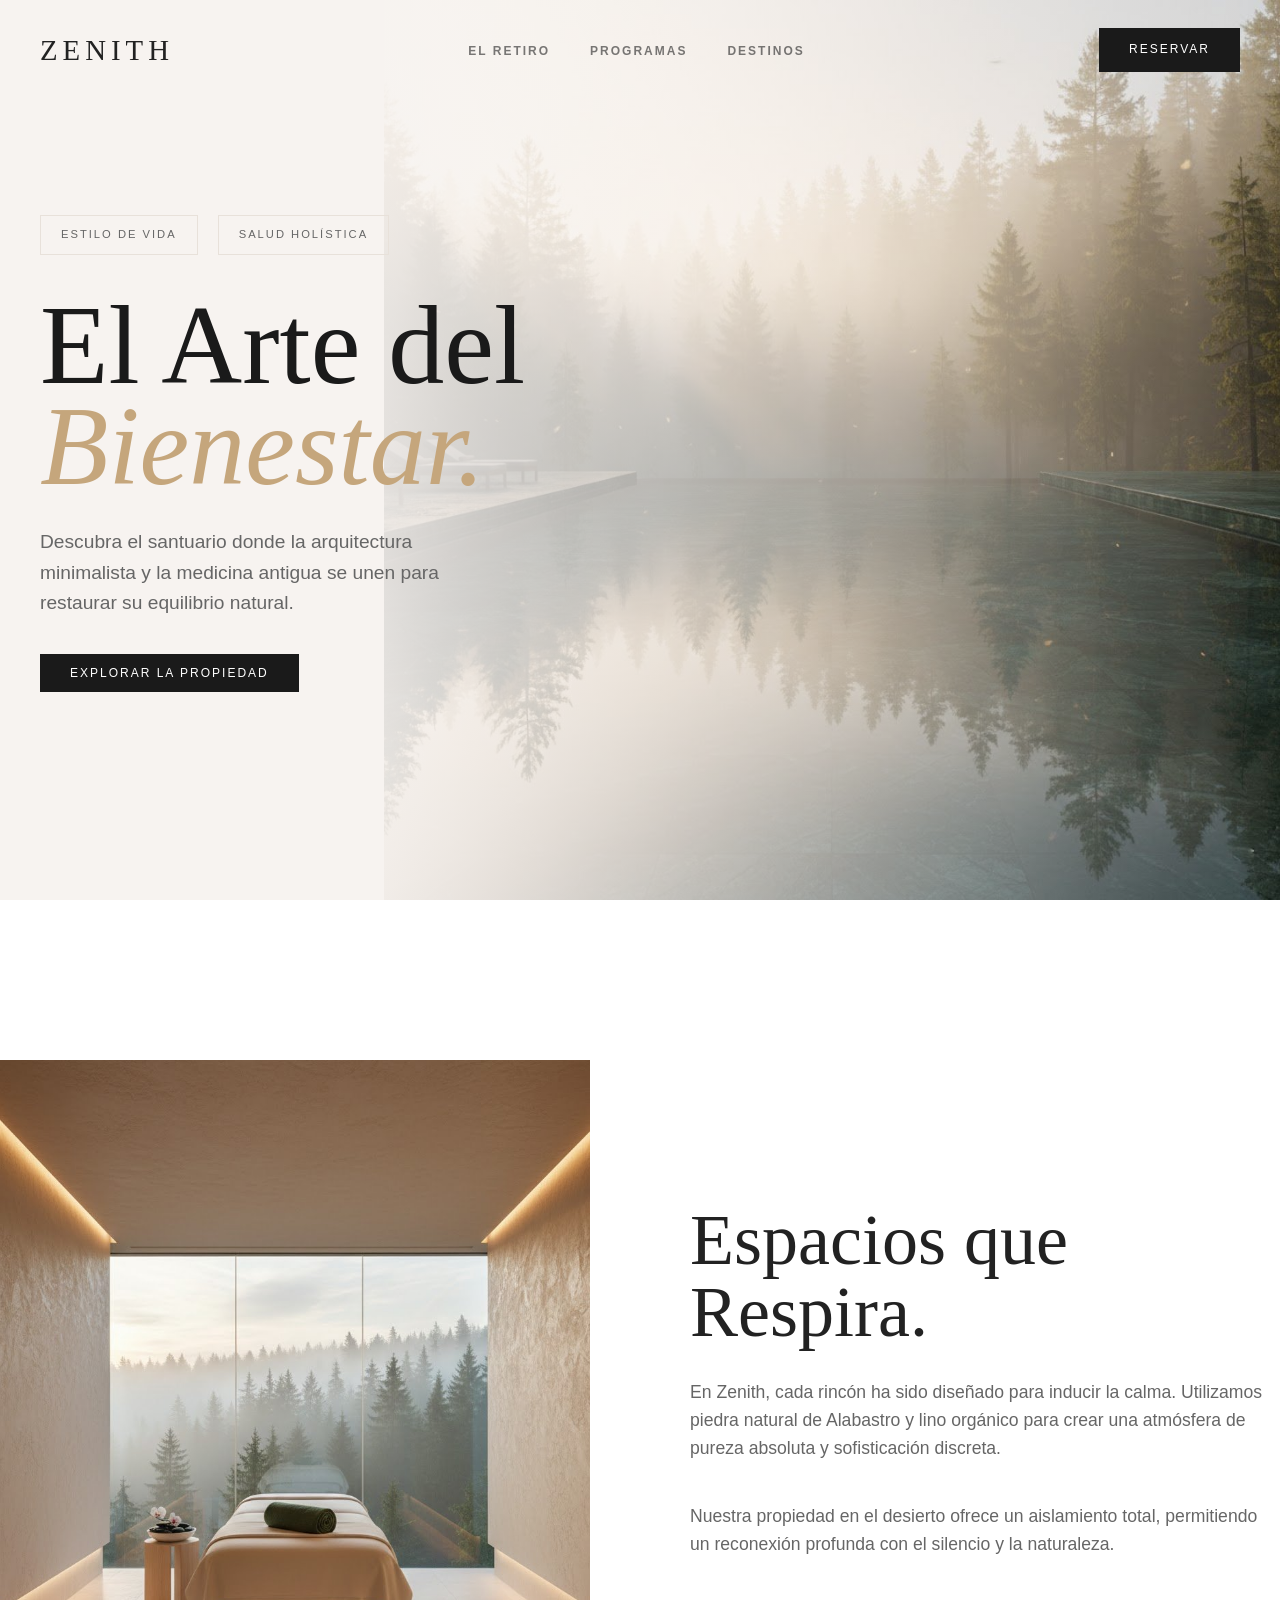
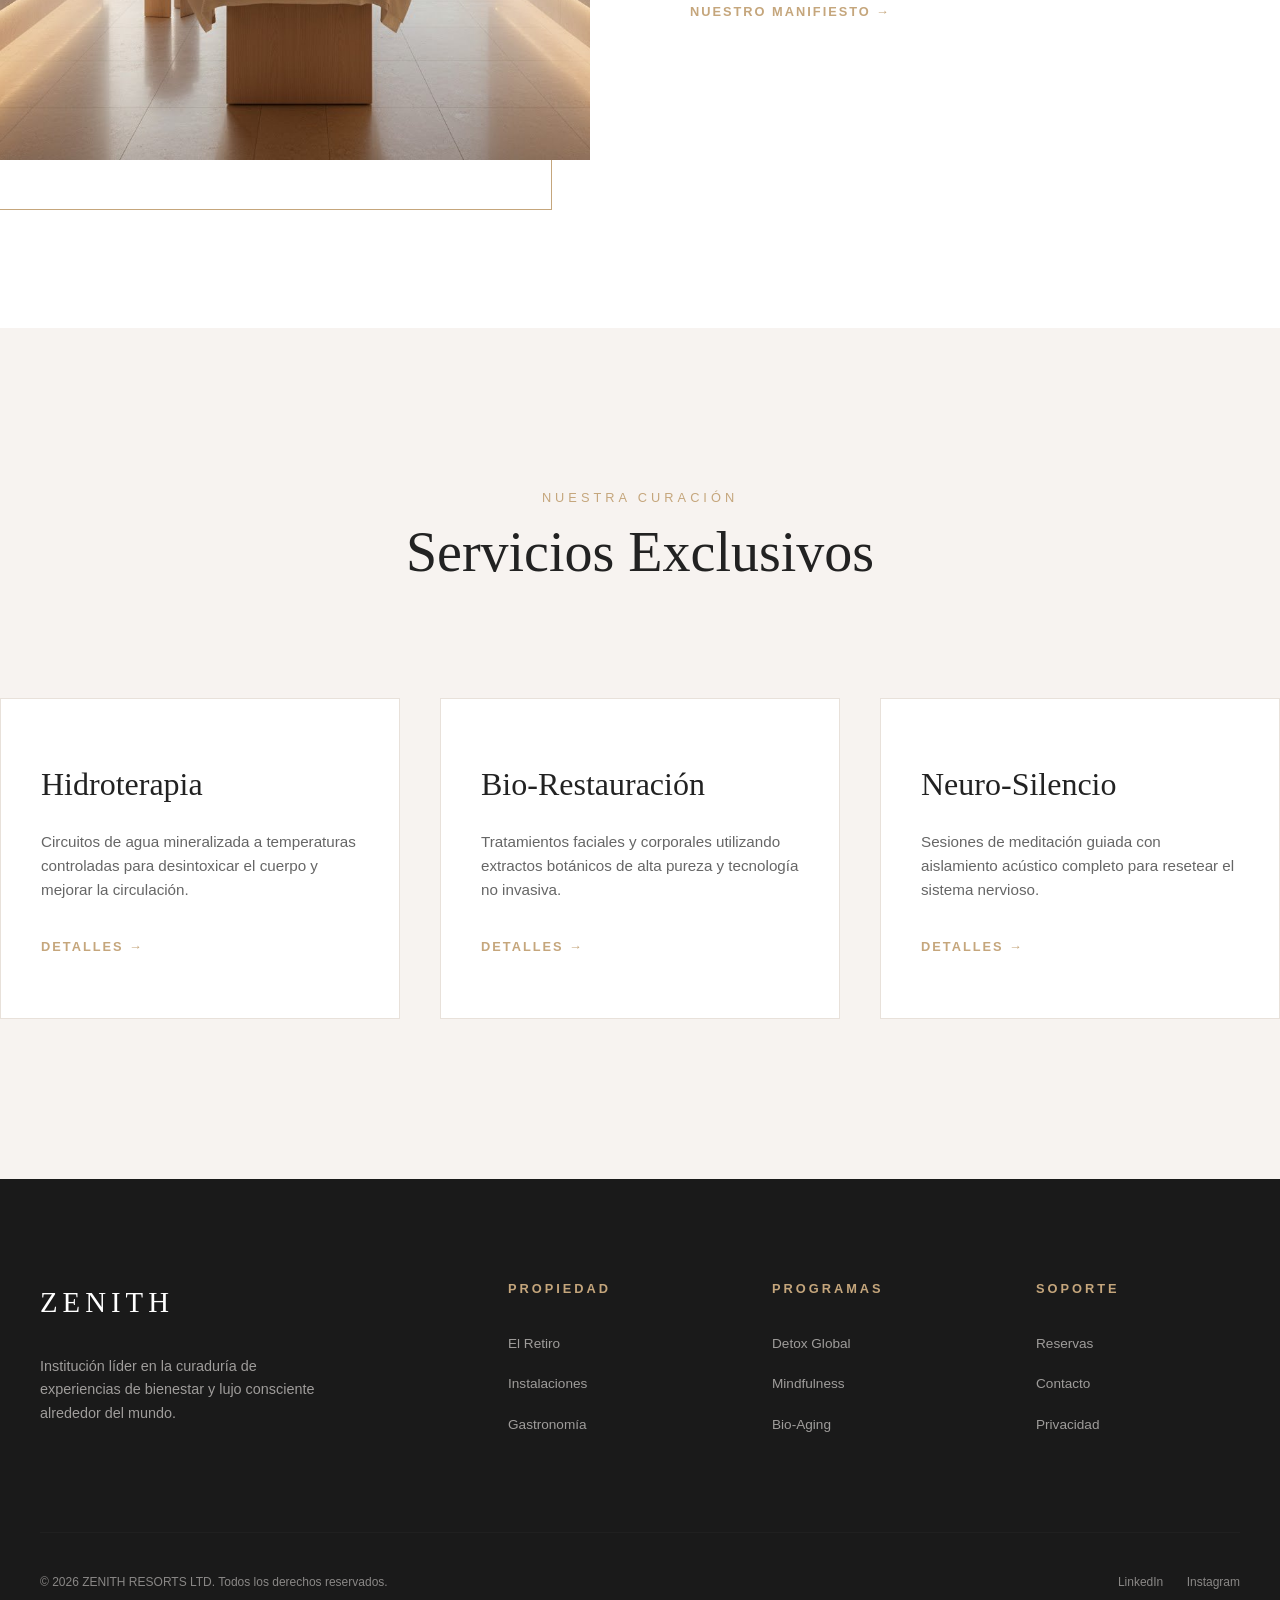
<file: zenith-wellness/index.html>
<!DOCTYPE html>
<html lang="es">

<head>
    <meta charset="UTF-8">
    <meta name="viewport" content="width=device-width, initial-scale=1.0">
    <title>Zenith Resort & Wellness | Santuario de Lujo</title>
    <link rel="stylesheet" href="style.css">
</head>

<body>
    <header id="header">
        <nav class="container">
            <div class="logo">ZENITH</div>
            <ul class="nav-links">
                <li><a href="#about">El Retiro</a></li>
                <li><a href="#servicios">Programas</a></li>
                <li><a href="#ubicaciones">Destinos</a></li>
            </ul>
            <a href="#" class="nav-btn">Reservar</a>
        </nav>
    </header>

    <main>
        <section class="hero container">
            <div class="hero-overlay"></div>
            <img src="img/hero.png" alt="Resort Exterior" class="hero-img">
            <div class="hero-content">
                <div class="hero-badges reveal">
                    <span class="badge">Estilo de Vida</span>
                    <span class="badge">Salud Holística</span>
                </div>
                <h1 class="reveal">El Arte del <span>Bienestar.</span></h1>
                <p class="reveal">Descubra el santuario donde la arquitectura minimalista y la medicina antigua se unen
                    para restaurar su equilibrio natural.</p>
                <div class="reveal">
                    <a href="#about" class="nav-btn">Explorar la Propiedad</a>
                </div>
            </div>
        </section>

        <section id="about" class="editorial-section container">
            <div class="split-grid">
                <div class="split-img reveal">
                    <img src="img/spa.png" alt="Interior Lounge">
                </div>
                <div class="split-content reveal">
                    <h2>Espacios que Respira.</h2>
                    <p>En Zenith, cada rincón ha sido diseñado para inducir la calma. Utilizamos piedra natural de
                        Alabastro y lino orgánico para crear una atmósfera de pureza absoluta y sofisticación discreta.
                    </p>
                    <p>Nuestra propiedad en el desierto ofrece un aislamiento total, permitiendo un reconexión profunda
                        con el silencio y la naturaleza.</p>
                    <a href="#" class="service-link">Nuestro Manifiesto &rarr;</a>
                </div>
            </div>
        </section>

        <section id="servicios" class="services-section container">
            <div class="section-title reveal">
                <p>Nuestra Curación</p>
                <h2>Servicios Exclusivos</h2>
            </div>
            <div class="services-grid">
                <div class="service-card reveal">
                    <h3>Hidroterapia</h3>
                    <p>Circuitos de agua mineralizada a temperaturas controladas para desintoxicar el cuerpo y mejorar
                        la circulación.</p>
                    <a href="#" class="service-link">Detalles &rarr;</a>
                </div>

                <div class="service-card reveal">
                    <h3>Bio-Restauración</h3>
                    <p>Tratamientos faciales y corporales utilizando extractos botánicos de alta pureza y tecnología no
                        invasiva.</p>
                    <a href="#" class="service-link">Detalles &rarr;</a>
                </div>

                <div class="service-card reveal">
                    <h3>Neuro-Silencio</h3>
                    <p>Sesiones de meditación guiada con aislamiento acústico completo para resetear el sistema
                        nervioso.</p>
                    <a href="#" class="service-link">Detalles &rarr;</a>
                </div>
            </div>
        </section>
    </main>

    <footer>
        <div class="container">
            <div class="footer-grid">
                <div class="footer-brand">
                    <div class="logo">ZENITH</div>
                    <p>Institución líder en la curaduría de experiencias de bienestar y lujo consciente alrededor del
                        mundo.</p>
                </div>
                <div class="footer-col">
                    <h4>Propiedad</h4>
                    <ul>
                        <li><a href="#">El Retiro</a></li>
                        <li><a href="#">Instalaciones</a></li>
                        <li><a href="#">Gastronomía</a></li>
                    </ul>
                </div>
                <div class="footer-col">
                    <h4>Programas</h4>
                    <ul>
                        <li><a href="#">Detox Global</a></li>
                        <li><a href="#">Mindfulness</a></li>
                        <li><a href="#">Bio-Aging</a></li>
                    </ul>
                </div>
                <div class="footer-col">
                    <h4>Soporte</h4>
                    <ul>
                        <li><a href="#">Reservas</a></li>
                        <li><a href="#">Contacto</a></li>
                        <li><a href="#">Privacidad</a></li>
                    </ul>
                </div>
            </div>
            <div class="footer-bottom">
                <p>&copy; 2026 ZENITH RESORTS LTD. Todos los derechos reservados.</p>
                <div class="social-links">
                    <a href="#" style="color: inherit; text-decoration: none; margin-left: 20px;">LinkedIn</a>
                    <a href="#" style="color: inherit; text-decoration: none; margin-left: 20px;">Instagram</a>
                </div>
            </div>
        </div>
    </footer>

    <script>
        // Header Scroll
        const header = document.getElementById('header');
        window.addEventListener('scroll', () => {
            if (window.scrollY > 50) {
                header.classList.add('scrolled');
            } else {
                header.classList.remove('scrolled');
            }
        });

        // Intersection Observer
        const observer = new IntersectionObserver((entries) => {
            entries.forEach(entry => {
                if (entry.isIntersecting) {
                    entry.target.classList.add('active');
                }
            });
        }, { threshold: 0.1 });

        document.querySelectorAll('.reveal').forEach(el => observer.observe(el));
    </script>
</body>

</html>
</file>
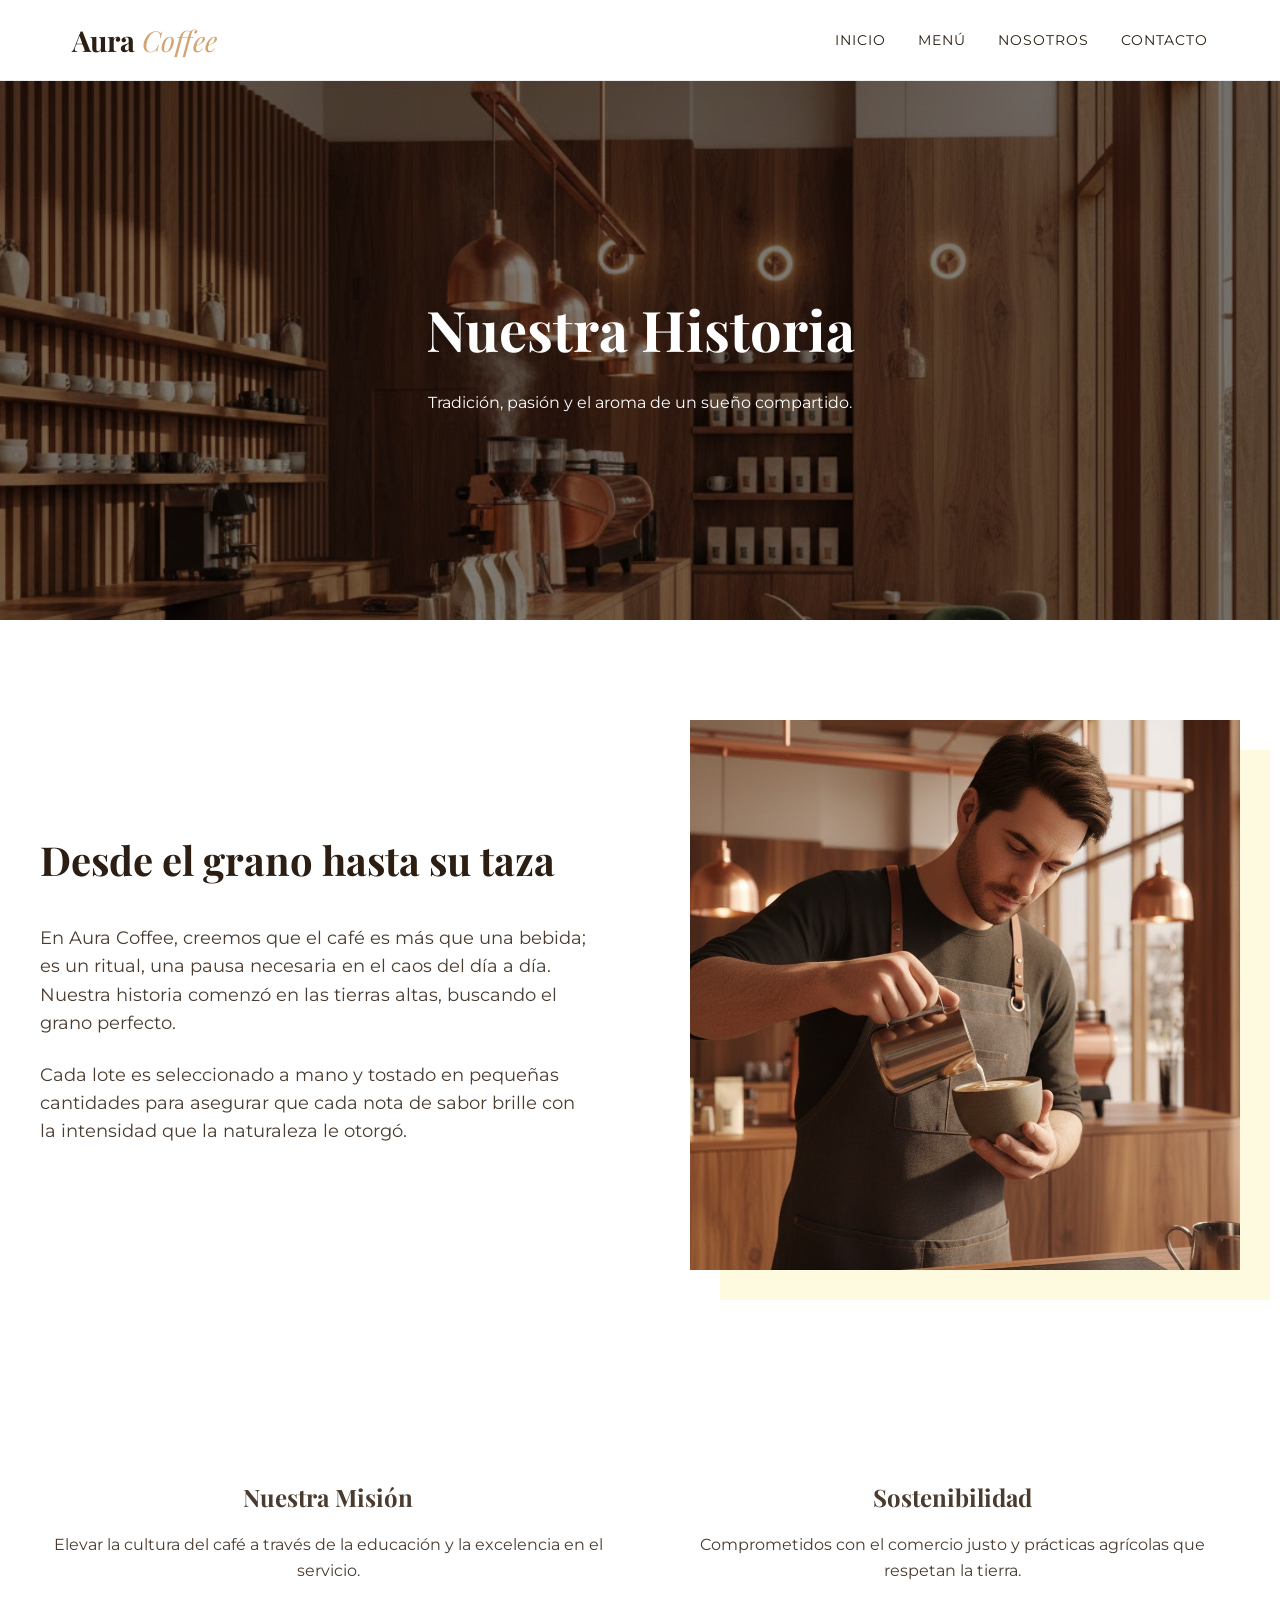
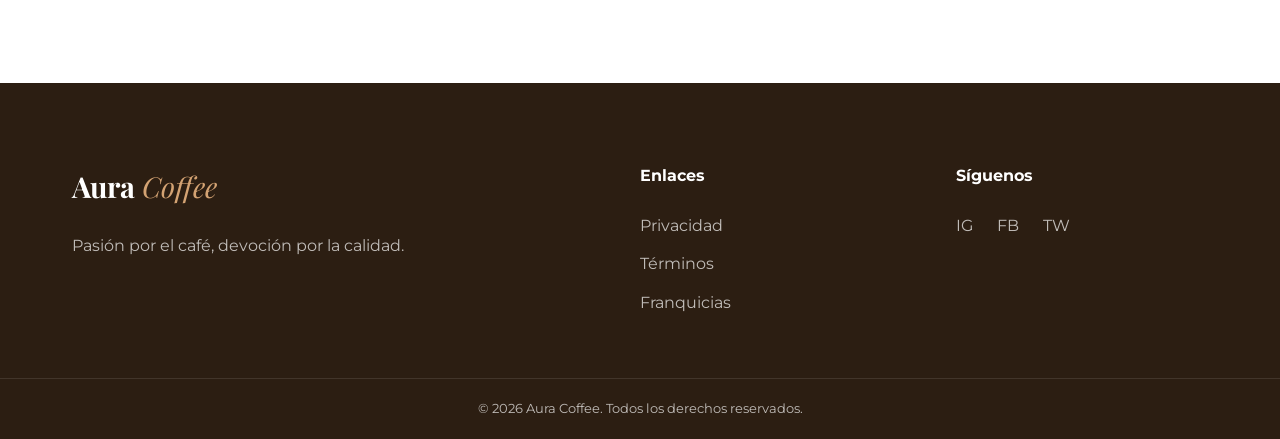
<file: aura-coffee/about.html>
<!DOCTYPE html>
<html lang="es">

<head>
    <meta charset="UTF-8">
    <meta name="viewport" content="width=device-width, initial-scale=1.0">
    <title>Nosotros | Aura Coffee</title>
    <link rel="preconnect" href="https://fonts.googleapis.com">
    <link rel="preconnect" href="https://fonts.gstatic.com" crossorigin>
    <link
        href="https://fonts.googleapis.com/css2?family=Montserrat:wght@300;400;600&family=Playfair+Display:ital,wght@0,400;0,700;1,400&display=swap"
        rel="stylesheet">
    <link rel="stylesheet" href="style.css">
</head>

<body>
    <header>
        <nav class="container">
            <div class="logo">Aura <span>Coffee</span></div>
            <ul>
                <li><a href="index.html">Inicio</a></li>
                <li><a href="index.html#menu">Menú</a></li>
                <li><a href="about.html">Nosotros</a></li>
                <li><a href="contact.html">Contacto</a></li>
            </ul>
        </nav>
    </header>

    <section class="page-header" style="background-image: url('img/interior.png');">
        <div class="container">
            <h1 class="reveal">Nuestra Historia</h1>
            <p class="reveal delay-1">Tradición, pasión y el aroma de un sueño compartido.</p>
        </div>
    </section>

    <section class="story-section container">
        <div class="story-grid">
            <div class="story-content reveal">
                <h2>Desde el grano hasta su taza</h2>
                <p>En Aura Coffee, creemos que el café es más que una bebida; es un ritual, una pausa necesaria en el
                    caos del día a día. Nuestra historia comenzó en las tierras altas, buscando el grano perfecto.</p>
                <p>Cada lote es seleccionado a mano y tostado en pequeñas cantidades para asegurar que cada nota de
                    sabor brille con la intensidad que la naturaleza le otorgó.</p>
            </div>
            <div class="story-image reveal delay-1">
                <img src="img/team.png" alt="Nuestro Maestro Barista">
            </div>
        </div>
    </section>

    <section class="features container">
        <div class="feature-item reveal">
            <h3>Nuestra Misión</h3>
            <p>Elevar la cultura del café a través de la educación y la excelencia en el servicio.</p>
        </div>
        <div class="feature-item reveal delay-1">
            <h3>Sostenibilidad</h3>
            <p>Comprometidos con el comercio justo y prácticas agrícolas que respetan la tierra.</p>
        </div>
    </section>

    <footer>
        <div class="container footer-content">
            <div class="footer-brand">
                <div class="logo">Aura <span>Coffee</span></div>
                <p>Pasión por el café, devoción por la calidad.</p>
            </div>
            <div class="footer-links">
                <h4>Enlaces</h4>
                <ul>
                    <li><a href="#">Privacidad</a></li>
                    <li><a href="#">Términos</a></li>
                    <li><a href="#">Franquicias</a></li>
                </ul>
            </div>
            <div class="footer-social">
                <h4>Síguenos</h4>
                <div class="social-icons">
                    <span>IG</span> <span>FB</span> <span>TW</span>
                </div>
            </div>
        </div>
        <div class="footer-bottom">
            <p>&copy; 2026 Aura Coffee. Todos los derechos reservados.</p>
        </div>
    </footer>

    <script>
        const observer = new IntersectionObserver((entries) => {
            entries.forEach(entry => {
                if (entry.isIntersecting) {
                    entry.target.classList.add('active');
                }
            });
        }, { threshold: 0.1 });
        document.querySelectorAll('.reveal').forEach(el => observer.observe(el));
    </script>
</body>

</html>
</file>
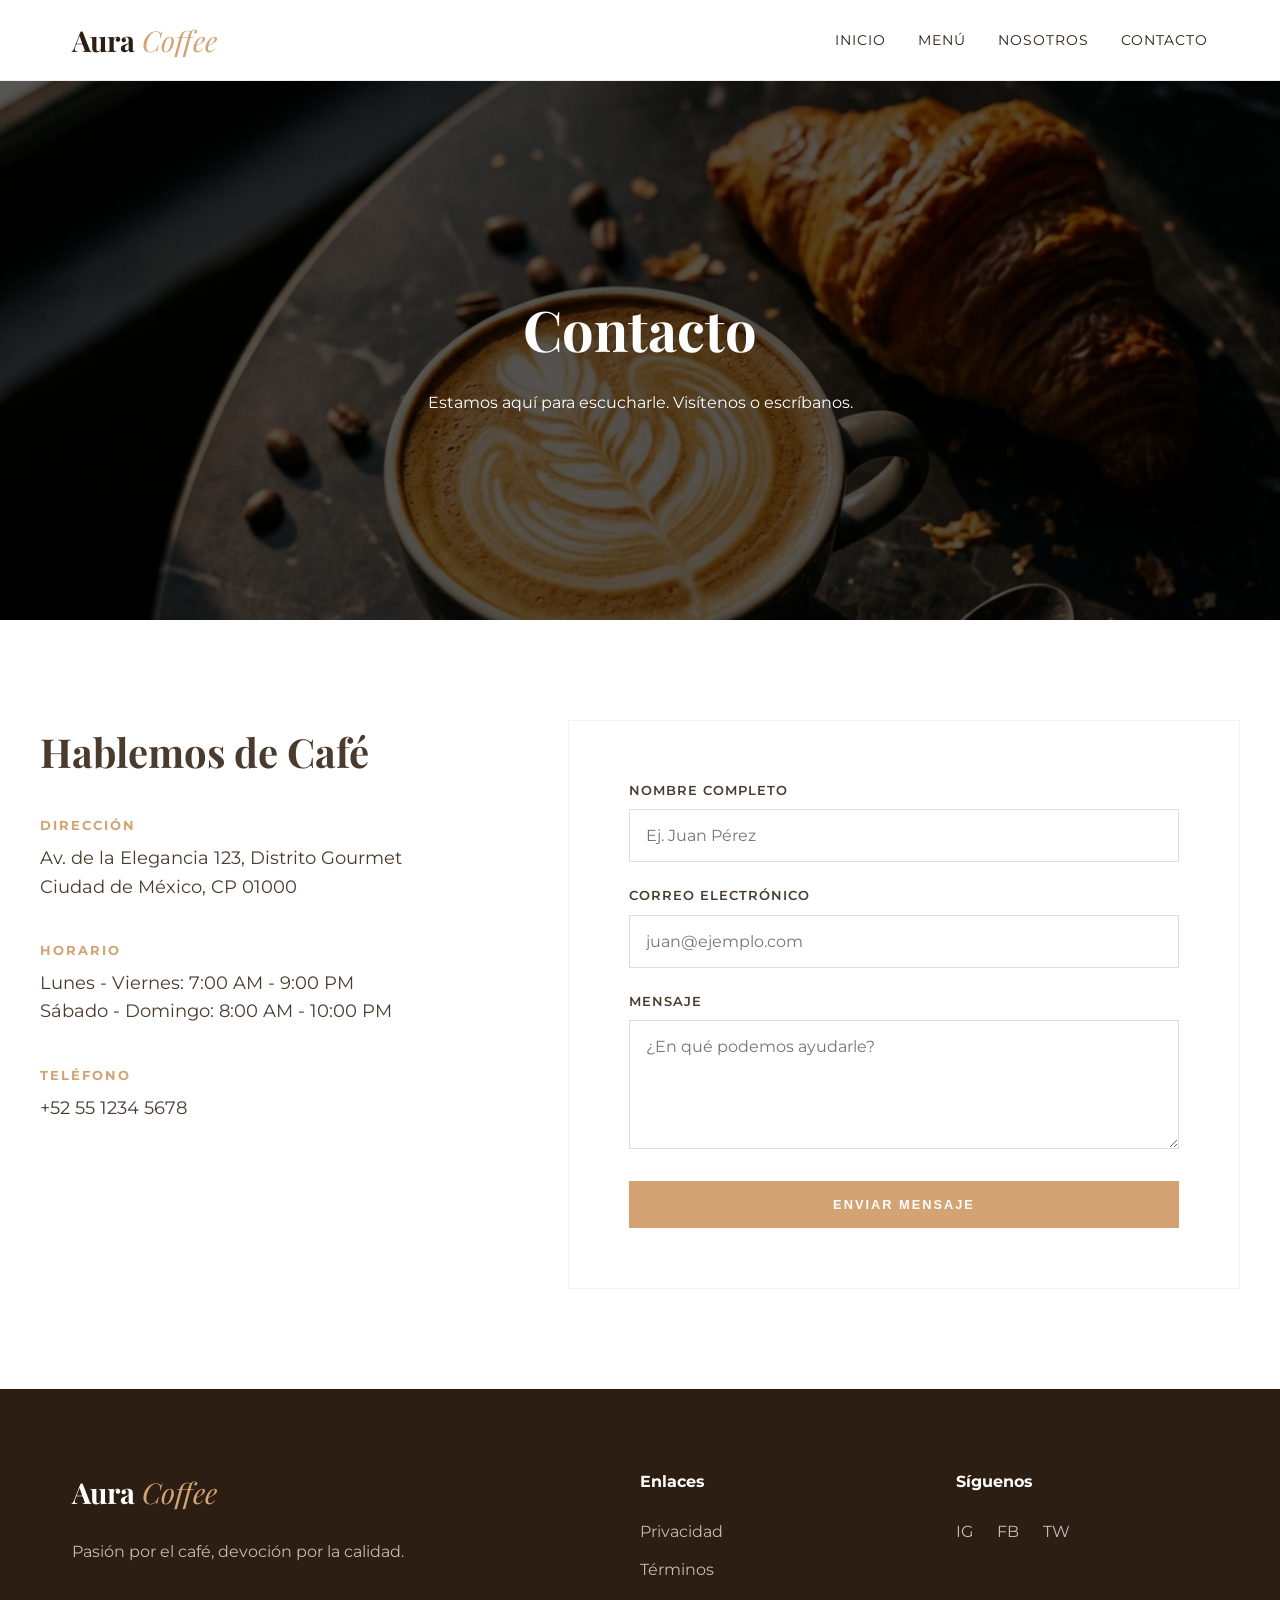
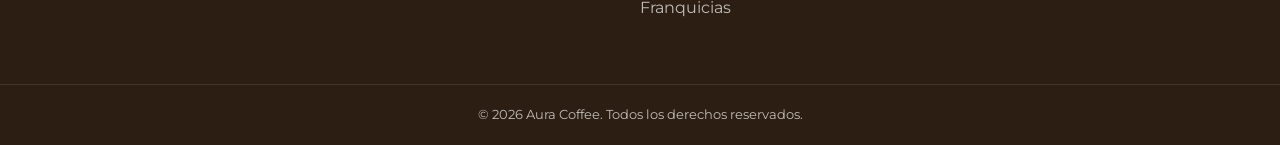
<file: aura-coffee/contact.html>
<!DOCTYPE html>
<html lang="es">

<head>
    <meta charset="UTF-8">
    <meta name="viewport" content="width=device-width, initial-scale=1.0">
    <title>Contacto | Aura Coffee</title>
    <link rel="preconnect" href="https://fonts.googleapis.com">
    <link rel="preconnect" href="https://fonts.gstatic.com" crossorigin>
    <link
        href="https://fonts.googleapis.com/css2?family=Montserrat:wght@300;400;600&family=Playfair+Display:ital,wght@0,400;0,700;1,400&display=swap"
        rel="stylesheet">
    <link rel="stylesheet" href="style.css">
</head>

<body>
    <header>
        <nav class="container">
            <div class="logo">Aura <span>Coffee</span></div>
            <ul>
                <li><a href="index.html">Inicio</a></li>
                <li><a href="index.html#menu">Menú</a></li>
                <li><a href="about.html">Nosotros</a></li>
                <li><a href="contact.html">Contacto</a></li>
            </ul>
        </nav>
    </header>

    <section class="page-header"
        style="background-image: linear-gradient(rgba(0,0,0,0.3), rgba(0,0,0,0.3)), url('img/hero.png');">
        <div class="container">
            <h1 class="reveal">Contacto</h1>
            <p class="reveal delay-1">Estamos aquí para escucharle. Visítenos o escríbanos.</p>
        </div>
    </section>

    <section class="container contact-grid">
        <div class="contact-info reveal">
            <h2>Hablemos de Café</h2>
            <div class="info-item">
                <h4>Dirección</h4>
                <p>Av. de la Elegancia 123, Distrito Gourmet<br>Ciudad de México, CP 01000</p>
            </div>
            <div class="info-item">
                <h4>Horario</h4>
                <p>Lunes - Viernes: 7:00 AM - 9:00 PM<br>Sábado - Domingo: 8:00 AM - 10:00 PM</p>
            </div>
            <div class="info-item">
                <h4>Teléfono</h4>
                <p>+52 55 1234 5678</p>
            </div>
        </div>

        <div class="contact-form reveal delay-1">
            <form action="#">
                <div class="form-group">
                    <label>Nombre Completo</label>
                    <input type="text" placeholder="Ej. Juan Pérez" required>
                </div>
                <div class="form-group">
                    <label>Correo Electrónico</label>
                    <input type="email" placeholder="juan@ejemplo.com" required>
                </div>
                <div class="form-group">
                    <label>Mensaje</label>
                    <textarea rows="5" placeholder="¿En qué podemos ayudarle?" required></textarea>
                </div>
                <button type="submit" class="btn btn-primary" style="width: 100%; border: none; cursor: pointer;">Enviar
                    Mensaje</button>
            </form>
        </div>
    </section>

    <footer>
        <div class="container footer-content">
            <div class="footer-brand">
                <div class="logo">Aura <span>Coffee</span></div>
                <p>Pasión por el café, devoción por la calidad.</p>
            </div>
            <div class="footer-links">
                <h4>Enlaces</h4>
                <ul>
                    <li><a href="#">Privacidad</a></li>
                    <li><a href="#">Términos</a></li>
                    <li><a href="#">Franquicias</a></li>
                </ul>
            </div>
            <div class="footer-social">
                <h4>Síguenos</h4>
                <div class="social-icons">
                    <span>IG</span> <span>FB</span> <span>TW</span>
                </div>
            </div>
        </div>
        <div class="footer-bottom">
            <p>&copy; 2026 Aura Coffee. Todos los derechos reservados.</p>
        </div>
    </footer>

    <script>
        const observer = new IntersectionObserver((entries) => {
            entries.forEach(entry => {
                if (entry.isIntersecting) {
                    entry.target.classList.add('active');
                }
            });
        }, { threshold: 0.1 });
        document.querySelectorAll('.reveal').forEach(el => observer.observe(el));
    </script>
</body>

</html>
</file>
<file: aura-coffee/style.css>
:root {
    --primary: #2C1E12;
    --secondary: #D4A373;
    --accent: #FEFAE0;
    --text: #4A3B2F;
    --white: #FFFFFF;
    --bg: #FEFAE0;
    --transition: all 0.4s cubic-bezier(0.4, 0, 0.2, 1);
}

* {
    margin: 0;
    padding: 0;
    box-sizing: border-box;
}

body {
    font-family: 'Montserrat', sans-serif;
    color: var(--text);
    background-color: var(--white);
    line-height: 1.6;
    overflow-x: hidden;
}

h1,
h2,
h3,
.logo {
    font-family: 'Playfair Display', serif;
}

.container {
    max-width: 1200px;
    margin: 0 auto;
    padding: 0 2rem;
}

/* Header & Nav */
header {
    position: fixed;
    top: 0;
    width: 100%;
    z-index: 1000;
    background: rgba(255, 255, 255, 0.95);
    backdrop-filter: blur(10px);
    border-bottom: 1px solid rgba(0, 0, 0, 0.05);
}

nav {
    display: flex;
    justify-content: space-between;
    align-items: center;
    height: 80px;
}

.logo {
    font-size: 1.8rem;
    font-weight: 700;
    color: var(--primary);
}

.logo span {
    color: var(--secondary);
    font-style: italic;
    font-weight: 400;
}

nav ul {
    display: flex;
    list-style: none;
    gap: 2rem;
}

nav ul a {
    text-decoration: none;
    color: var(--primary);
    font-weight: 400;
    font-size: 0.9rem;
    text-transform: uppercase;
    letter-spacing: 1px;
    transition: var(--transition);
}

nav ul a:hover {
    color: var(--secondary);
}

/* Hero Section */
.hero {
    height: 100vh;
    background-size: cover;
    background-position: center;
    background-attachment: fixed;
    display: flex;
    align-items: center;
    color: var(--white);
    text-align: center;
}

.hero-content {
    width: 100%;
}

.hero h1 {
    font-size: 4.5rem;
    margin-bottom: 1.5rem;
    font-weight: 700;
}

.hero h1 span {
    display: block;
    font-style: italic;
    font-weight: 400;
}

.hero p {
    font-size: 1.2rem;
    max-width: 600px;
    margin: 0 auto 2.5rem;
    font-weight: 300;
}

.hero-btns {
    display: flex;
    gap: 1.5rem;
    justify-content: center;
}

.btn {
    padding: 1rem 2.5rem;
    text-decoration: none;
    text-transform: uppercase;
    font-size: 0.8rem;
    letter-spacing: 2px;
    font-weight: 600;
    transition: var(--transition);
    border-radius: 0;
}

.btn-primary {
    background-color: var(--secondary);
    color: var(--white);
}

.btn-primary:hover {
    background-color: var(--primary);
    transform: translateY(-5px);
}

.btn-secondary {
    border: 1px solid var(--white);
    color: var(--white);
}

.btn-secondary:hover {
    background-color: var(--white);
    color: var(--primary);
    transform: translateY(-5px);
}

/* Features */
.features {
    padding: 100px 0;
    display: grid;
    grid-template-columns: repeat(auto-fit, minmax(300px, 1fr));
    gap: 3rem;
    text-align: center;
}

.feature-item .icon {
    font-size: 3rem;
    margin-bottom: 1.5rem;
}

.feature-item h3 {
    font-size: 1.5rem;
    margin-bottom: 1rem;
}

/* Menu Section */
.menu {
    padding: 100px 0;
    background-color: #faf9f6;
}

.section-title {
    text-align: center;
    margin-bottom: 4rem;
}

.section-title span {
    color: var(--secondary);
    text-transform: uppercase;
    letter-spacing: 3px;
    font-size: 0.8rem;
    font-weight: 600;
}

.section-title h2 {
    font-size: 3rem;
    color: var(--primary);
}

.menu-grid {
    display: grid;
    grid-template-columns: repeat(auto-fit, minmax(250px, 1fr));
    gap: 2rem;
}

.menu-card {
    background: var(--white);
    padding: 2.5rem;
    border: 1px solid rgba(0, 0, 0, 0.05);
    transition: var(--transition);
    cursor: pointer;
}

.menu-card:hover {
    box-shadow: 0 20px 40px rgba(0, 0, 0, 0.05);
    transform: translateY(-10px);
    border-color: var(--secondary);
}

.menu-info h3 {
    font-size: 1.4rem;
    margin-bottom: 0.5rem;
}

.menu-info p {
    font-size: 0.9rem;
    color: #888;
    margin-bottom: 1.5rem;
}

.price {
    font-weight: 600;
    color: var(--secondary);
    font-size: 1.2rem;
}

/* Page Heros (Shared) */
.page-header {
    height: 60vh;
    background-size: cover;
    background-position: center;
    background-attachment: fixed;
    display: flex;
    align-items: center;
    justify-content: center;
    text-align: center;
    color: var(--white);
    position: relative;
    margin-top: 80px;
}

.page-header::before {
    content: '';
    position: absolute;
    top: 0;
    left: 0;
    width: 100%;
    height: 100%;
    background: rgba(0, 0, 0, 0.5);
}

.page-header .container {
    position: relative;
    z-index: 10;
}

.page-header h1 {
    font-size: 3.5rem;
    margin-bottom: 1rem;
}

/* About Story Section */
.story-section {
    padding: 100px 0;
}

.story-grid {
    display: grid;
    grid-template-columns: 1fr 1fr;
    gap: 100px;
    align-items: center;
}

.story-content h2 {
    font-size: 2.5rem;
    margin-bottom: 2rem;
    color: var(--primary);
}

.story-content p {
    margin-bottom: 1.5rem;
    font-size: 1.1rem;
    color: var(--text);
}

.story-image img {
    width: 100%;
    height: auto;
    border-radius: 0;
    box-shadow: 30px 30px 0 var(--accent);
}

/* Team Section */
.team-section {
    padding: 100px 0;
    background: #faf9f6;
}

/* Contact Grid */
.contact-grid {
    display: grid;
    grid-template-columns: 1fr 1.5fr;
    gap: 80px;
    padding: 100px 0;
}

.contact-info h2 {
    font-size: 2.5rem;
    margin-bottom: 2rem;
}

.info-item {
    margin-bottom: 2.5rem;
}

.info-item h4 {
    text-transform: uppercase;
    letter-spacing: 2px;
    font-size: 0.8rem;
    color: var(--secondary);
    margin-bottom: 0.5rem;
}

.info-item p {
    font-size: 1.1rem;
}

.contact-form {
    background: var(--white);
    padding: 60px;
    border: 1px solid rgba(0, 0, 0, 0.05);
}

.form-group {
    margin-bottom: 1.5rem;
}

.form-group label {
    display: block;
    font-size: 0.8rem;
    text-transform: uppercase;
    letter-spacing: 1px;
    margin-bottom: 0.5rem;
    font-weight: 600;
}

.form-group input,
.form-group textarea {
    width: 100%;
    padding: 1rem;
    border: 1px solid #ddd;
    font-family: inherit;
    font-size: 1rem;
}

.form-group input:focus,
.form-group textarea:focus {
    outline: none;
    border-color: var(--secondary);
}

/* Footer */
footer {
    background-color: var(--primary);
    color: rgba(255, 255, 255, 0.7);
    padding: 80px 0 20px;
}

.footer-content {
    display: grid;
    grid-template-columns: 2fr 1fr 1fr;
    gap: 4rem;
    margin-bottom: 50px;
}

.footer-brand .logo {
    color: var(--white);
    margin-bottom: 1.5rem;
}

.footer-content h4 {
    color: var(--white);
    margin-bottom: 1.5rem;
}

.footer-links ul {
    list-style: none;
}

.footer-links li {
    margin-bottom: 0.8rem;
}

.footer-links a {
    color: inherit;
    text-decoration: none;
    transition: var(--transition);
}

.footer-links a:hover {
    color: var(--secondary);
}

.social-icons {
    display: flex;
    gap: 1.5rem;
}

.footer-bottom {
    border-top: 1px solid rgba(255, 255, 255, 0.1);
    padding-top: 20px;
    text-align: center;
    font-size: 0.8rem;
}

/* Reveal Animations */
.reveal {
    opacity: 0;
    transform: translateY(30px);
    transition: opacity 0.8s ease, transform 0.8s ease;
}

.reveal.active {
    opacity: 1;
    transform: translateY(0);
}

.delay-1 {
    transition-delay: 0.2s;
}

.delay-2 {
    transition-delay: 0.4s;
}

/* Responsive */
@media (max-width: 768px) {
    .hero h1 {
        font-size: 3rem;
    }

    nav ul {
        display: none;
    }

    .footer-content {
        grid-template-columns: 1fr;
        text-align: center;
    }

    .social-icons {
        justify-content: center;
    }

    .story-grid,
    .contact-grid {
        grid-template-columns: 1fr;
        gap: 40px;
    }

    .page-header h1 {
        font-size: 2.5rem;
    }

    .contact-form {
        padding: 30px;
    }
}
</file>
<file: luxe-estates/style.css>
:root {
    --primary: #1a1a1a;
    --secondary: #4a90e2;
    --accent: #f5f5f5;
    --text: #2d2d2d;
    --text-light: #6b6b6b;
    --white: #ffffff;
    --transition: all 0.6s cubic-bezier(0.4, 0, 0.2, 1);
}

* {
    margin: 0;
    padding: 0;
    box-sizing: border-box;
}

body {
    font-family: 'Inter', sans-serif;
    color: var(--text);
    background-color: var(--white);
    line-height: 1.6;
    overflow-x: hidden;
}

h1,
h2,
h3,
.logo {
    font-family: 'Cormorant Garamond', serif;
}

.container {
    max-width: 1400px;
    margin: 0 auto;
    padding: 0 60px;
}

/* Header */
header {
    position: fixed;
    top: 0;
    width: 100%;
    z-index: 1000;
    background: rgba(255, 255, 255, 0.98);
    backdrop-filter: blur(20px);
    border-bottom: 1px solid rgba(0, 0, 0, 0.05);
}

nav {
    display: flex;
    justify-content: space-between;
    align-items: center;
    height: 90px;
}

.logo {
    font-size: 1.5rem;
    font-weight: 600;
    color: var(--primary);
    letter-spacing: 3px;
}

.logo span {
    font-weight: 300;
    color: var(--secondary);
}

nav ul {
    display: flex;
    list-style: none;
    gap: 50px;
}

nav ul a {
    text-decoration: none;
    color: var(--text);
    font-weight: 400;
    font-size: 0.9rem;
    text-transform: uppercase;
    letter-spacing: 1.5px;
    transition: var(--transition);
}

nav ul a:hover {
    color: var(--secondary);
}

/* Hero */
.hero {
    height: 100vh;
    background-size: cover;
    background-position: center;
    background-attachment: fixed;
    display: flex;
    align-items: center;
    color: var(--white);
    position: relative;
}

.hero-content {
    max-width: 800px;
}

.tag {
    display: inline-block;
    padding: 8px 24px;
    background: rgba(255, 255, 255, 0.15);
    backdrop-filter: blur(10px);
    border: 1px solid rgba(255, 255, 255, 0.2);
    border-radius: 100px;
    font-size: 0.75rem;
    text-transform: uppercase;
    letter-spacing: 3px;
    margin-bottom: 30px;
}

.hero h1 {
    font-size: 5.5rem;
    font-weight: 300;
    line-height: 1.1;
    margin-bottom: 30px;
    letter-spacing: -2px;
}

.hero h1 span {
    display: block;
    font-weight: 600;
    font-style: italic;
}

.hero p {
    font-size: 1.2rem;
    margin-bottom: 50px;
    font-weight: 300;
    letter-spacing: 0.5px;
}

.btn-primary {
    display: inline-block;
    padding: 18px 50px;
    background: var(--white);
    color: var(--primary);
    text-decoration: none;
    text-transform: uppercase;
    font-size: 0.8rem;
    font-weight: 700;
    letter-spacing: 2px;
    border-radius: 0;
    transition: var(--transition);
}

.btn-primary:hover {
    background: var(--secondary);
    color: var(--white);
    transform: translateY(-5px);
    box-shadow: 0 20px 40px rgba(0, 0, 0, 0.2);
}

/* Section Header */
.section-header {
    text-align: center;
    margin-bottom: 80px;
}

.subtitle {
    display: block;
    color: var(--secondary);
    text-transform: uppercase;
    letter-spacing: 4px;
    font-size: 0.75rem;
    font-weight: 600;
    margin-bottom: 20px;
}

.section-header h2 {
    font-size: 3.5rem;
    font-weight: 300;
    color: var(--primary);
    letter-spacing: -1px;
}

/* Properties */
.properties {
    padding: 150px 60px;
}

.property-grid {
    display: grid;
    grid-template-columns: repeat(2, 1fr);
    gap: 40px;
}

.property-card {
    background: var(--white);
    border: 1px solid rgba(0, 0, 0, 0.08);
    transition: var(--transition);
    overflow: hidden;
}

.property-card.large {
    grid-column: span 2;
    display: grid;
    grid-template-columns: 1.5fr 1fr;
}

.property-image {
    height: 500px;
    background-size: cover;
    background-position: center;
    transition: var(--transition);
}

.property-card.large .property-image {
    height: 100%;
}

.property-card:hover {
    transform: translateY(-10px);
    box-shadow: 0 30px 60px rgba(0, 0, 0, 0.1);
    border-color: var(--secondary);
}

.property-card:hover .property-image {
    transform: scale(1.05);
}

.property-info {
    padding: 50px;
    display: flex;
    flex-direction: column;
    justify-content: space-between;
}

.property-tag {
    display: inline-block;
    padding: 6px 16px;
    background: var(--accent);
    color: var(--text);
    font-size: 0.7rem;
    text-transform: uppercase;
    letter-spacing: 2px;
    font-weight: 600;
    margin-bottom: 20px;
    align-self: flex-start;
}

.property-info h3 {
    font-size: 2.2rem;
    margin-bottom: 15px;
    font-weight: 400;
}

.location {
    color: var(--text-light);
    font-size: 0.95rem;
    margin-bottom: 30px;
    letter-spacing: 0.5px;
}

.specs {
    display: flex;
    gap: 30px;
    margin-bottom: 40px;
    padding-bottom: 30px;
    border-bottom: 1px solid rgba(0, 0, 0, 0.08);
}

.specs span {
    font-size: 0.85rem;
    color: var(--text-light);
    text-transform: uppercase;
    letter-spacing: 1px;
}

.price-cta {
    display: flex;
    justify-content: space-between;
    align-items: center;
}

.price {
    font-size: 1.8rem;
    font-weight: 700;
    color: var(--primary);
    font-family: 'Cormorant Garamond', serif;
}

.btn-outline {
    padding: 12px 30px;
    border: 2px solid var(--primary);
    color: var(--primary);
    text-decoration: none;
    text-transform: uppercase;
    font-size: 0.75rem;
    font-weight: 700;
    letter-spacing: 2px;
    transition: var(--transition);
}

.btn-outline:hover {
    background: var(--primary);
    color: var(--white);
}

/* Services */
.services {
    padding: 150px 0;
    background: var(--accent);
}

.services-grid {
    display: grid;
    grid-template-columns: repeat(3, 1fr);
    gap: 60px;
}

.service-item {
    text-align: center;
}

.service-icon {
    font-size: 4rem;
    font-weight: 300;
    color: var(--secondary);
    margin-bottom: 30px;
    font-family: 'Cormorant Garamond', serif;
}

.service-item h3 {
    font-size: 1.5rem;
    margin-bottom: 20px;
    font-weight: 400;
}

.service-item p {
    color: var(--text-light);
    line-height: 1.8;
}

/* Footer */
footer {
    background-color: var(--primary);
    color: rgba(255, 255, 255, 0.7);
    padding: 100px 0 30px;
}

.footer-content {
    display: grid;
    grid-template-columns: 2fr 1fr 1fr;
    gap: 80px;
    margin-bottom: 60px;
}

.footer-brand .logo {
    color: var(--white);
    margin-bottom: 20px;
}

.footer-brand p {
    font-size: 0.95rem;
    line-height: 1.8;
}

.footer-content h4 {
    color: var(--white);
    margin-bottom: 25px;
    font-size: 1.1rem;
    font-weight: 600;
    text-transform: uppercase;
    letter-spacing: 2px;
}

.footer-links ul {
    list-style: none;
}

.footer-links li {
    margin-bottom: 12px;
}

.footer-links a {
    color: inherit;
    text-decoration: none;
    transition: var(--transition);
}

.footer-links a:hover {
    color: var(--secondary);
}

.footer-contact p {
    margin-bottom: 10px;
}

.footer-bottom {
    border-top: 1px solid rgba(255, 255, 255, 0.1);
    padding-top: 30px;
    text-align: center;
    font-size: 0.85rem;
}

/* Reveal Animations */
.reveal {
    opacity: 0;
    transform: translateY(50px);
    transition: opacity 1s ease, transform 1s ease;
}

.reveal.active {
    opacity: 1;
    transform: translateY(0);
}

.delay-1 {
    transition-delay: 0.2s;
}

.delay-2 {
    transition-delay: 0.4s;
}

.delay-3 {
    transition-delay: 0.6s;
}

/* Responsive */
@media (max-width: 1024px) {
    .property-grid {
        grid-template-columns: 1fr;
    }

    .property-card.large {
        grid-template-columns: 1fr;
    }

    .services-grid {
        grid-template-columns: 1fr;
        gap: 40px;
    }

    .footer-content {
        grid-template-columns: 1fr;
        gap: 40px;
    }

    .hero h1 {
        font-size: 3.5rem;
    }
}

@media (max-width: 768px) {
    nav ul {
        display: none;
    }

    .container {
        padding: 0 30px;
    }

    .hero h1 {
        font-size: 2.5rem;
    }
}
</file>
<file: noir-atelier/style.css>
/* ===== NOIR ATELIER - HAUTE COUTURE ===== */

:root {
    --color-noir: #0a0a0a;
    --color-blanc: #ffffff;
    --color-gris: #d4d4d4;
    --color-or: #c9a86a;
    --font-serif: 'Playfair Display', serif;
    --font-sans: 'Inter', sans-serif;
}

* {
    margin: 0;
    padding: 0;
    box-sizing: border-box;
}

body {
    font-family: var(--font-sans);
    background: var(--color-blanc);
    color: var(--color-noir);
    line-height: 1.6;
    overflow-x: hidden;
}

.container {
    max-width: 1200px;
    margin: 0 auto;
    padding: 0 2rem;
}

/* ===== NAVIGATION ===== */
.nav {
    position: fixed;
    top: 0;
    left: 0;
    right: 0;
    display: flex;
    justify-content: space-between;
    align-items: center;
    padding: 2rem 3rem;
    background: rgba(255, 255, 255, 0.95);
    backdrop-filter: blur(10px);
    border-bottom: 1px solid rgba(0, 0, 0, 0.1);
    z-index: 1000;
}

.nav__back {
    font-size: 0.9rem;
    color: var(--color-noir);
    text-decoration: none;
    transition: opacity 0.3s;
}

.nav__back:hover {
    opacity: 0.6;
}

.nav__logo {
    font-family: var(--font-serif);
    font-size: 1.2rem;
    font-weight: 700;
    letter-spacing: 0.2em;
}

/* ===== HERO ===== */
.hero {
    position: relative;
    height: 100vh;
    display: flex;
    align-items: center;
    justify-content: center;
    overflow: hidden;
}

.hero__image-container {
    position: absolute;
    inset: 0;
    z-index: 1;
}

.hero__image {
    width: 100%;
    height: 100%;
    object-fit: cover;
    filter: grayscale(20%);
}

.hero__content {
    position: relative;
    z-index: 10;
    text-align: center;
    color: var(--color-blanc);
    text-shadow: 0 2px 20px rgba(0, 0, 0, 0.5);
}

.hero__label {
    display: inline-block;
    padding: 0.5rem 1.5rem;
    background: rgba(255, 255, 255, 0.1);
    backdrop-filter: blur(10px);
    border: 1px solid rgba(255, 255, 255, 0.3);
    border-radius: 100px;
    font-size: 0.75rem;
    text-transform: uppercase;
    letter-spacing: 0.2em;
    margin-bottom: 2rem;
}

.hero__title {
    font-family: var(--font-serif);
    font-size: clamp(3rem, 10vw, 7rem);
    font-weight: 900;
    letter-spacing: 0.05em;
    margin-bottom: 1rem;
}

.hero__subtitle {
    font-size: 1.2rem;
    font-weight: 300;
    letter-spacing: 0.05em;
    max-width: 600px;
    margin: 0 auto;
}

/* ===== PHILOSOPHY ===== */
.philosophy {
    padding: 8rem 0;
    background: var(--color-blanc);
}

.philosophy__grid {
    display: grid;
    grid-template-columns: 1fr 1fr;
    gap: 6rem;
    align-items: center;
}

.section-title {
    font-family: var(--font-serif);
    font-size: 3rem;
    font-weight: 700;
    margin-bottom: 2rem;
    letter-spacing: -0.02em;
}

.section-title.center {
    text-align: center;
}

.philosophy__description {
    font-size: 1.1rem;
    line-height: 1.8;
    color: #4a4a4a;
    margin-bottom: 1.5rem;
}

.philosophy__stats {
    display: flex;
    flex-direction: column;
    gap: 3rem;
}

.stat {
    text-align: center;
    padding: 2rem;
    border: 1px solid rgba(0, 0, 0, 0.1);
}

.stat__number {
    font-family: var(--font-serif);
    font-size: 3rem;
    font-weight: 700;
    color: var(--color-or);
    margin-bottom: 0.5rem;
}

.stat__label {
    font-size: 0.9rem;
    text-transform: uppercase;
    letter-spacing: 0.1em;
    color: #666;
}

/* ===== COLLECTION ===== */
.collection {
    padding: 8rem 0;
    background: #fafafa;
}

.collection__grid {
    display: grid;
    grid-template-columns: repeat(3, 1fr);
    gap: 3rem;
    margin-top: 4rem;
}

.collection__item {
    text-align: center;
    transition: transform 0.4s ease;
}

.collection__item:hover {
    transform: translateY(-10px);
}

.collection__image-wrapper {
    aspect-ratio: 3 / 4;
    overflow: hidden;
    margin-bottom: 1.5rem;
    background: var(--color-blanc);
}

.collection__image {
    width: 100%;
    height: 100%;
    object-fit: cover;
    transition: transform 0.6s ease;
}

.collection__item:hover .collection__image {
    transform: scale(1.05);
}

.collection__name {
    font-family: var(--font-serif);
    font-size: 1.5rem;
    font-weight: 400;
    margin-bottom: 0.5rem;
}

.collection__price {
    font-size: 0.9rem;
    color: #666;
    font-style: italic;
}

/* ===== CONTACT ===== */
.contact {
    padding: 8rem 0;
    background: var(--color-noir);
    color: var(--color-blanc);
}

.contact__content {
    text-align: center;
    max-width: 700px;
    margin: 0 auto;
}

.contact .section-title {
    color: var(--color-blanc);
}

.contact__text {
    font-size: 1.2rem;
    line-height: 1.8;
    margin-bottom: 3rem;
    color: var(--color-gris);
}

.btn-primary {
    display: inline-block;
    padding: 1rem 3rem;
    background: var(--color-blanc);
    color: var(--color-noir);
    text-decoration: none;
    font-weight: 600;
    text-transform: uppercase;
    letter-spacing: 0.1em;
    font-size: 0.9rem;
    border: 2px solid var(--color-blanc);
    transition: all 0.3s ease;
}

.btn-primary:hover {
    background: transparent;
    color: var(--color-blanc);
}

/* ===== FOOTER ===== */
.footer {
    padding: 3rem 0;
    background: var(--color-noir);
    color: var(--color-blanc);
    border-top: 1px solid rgba(255, 255, 255, 0.1);
}

.footer__content {
    display: flex;
    justify-content: space-between;
    align-items: center;
}

.footer__brand {
    font-family: var(--font-serif);
    font-size: 1.2rem;
    font-weight: 700;
    letter-spacing: 0.2em;
}

.footer__text {
    font-size: 0.9rem;
    color: var(--color-gris);
}

/* ===== RESPONSIVE ===== */
@media (max-width: 768px) {
    .nav {
        padding: 1.5rem 2rem;
    }

    .philosophy__grid {
        grid-template-columns: 1fr;
        gap: 3rem;
    }

    .collection__grid {
        grid-template-columns: 1fr;
        gap: 2rem;
    }

    .footer__content {
        flex-direction: column;
        gap: 1rem;
        text-align: center;
    }
}
</file>
<file: quantum-finance/style.css>
/* ===== QUANTUM FINANCE - ELITE FINTECH ===== */

:root {
    --color-dark: #0f1419;
    --color-emerald: #10b981;
    --color-steel: #64748b;
    --color-white: #ffffff;
    --color-surface: #1a1f2e;
    --font-mono: 'JetBrains Mono', monospace;
    --font-sans: 'Inter', sans-serif;
}

* {
    margin: 0;
    padding: 0;
    box-sizing: border-box;
}

body {
    font-family: var(--font-sans);
    background: var(--color-dark);
    color: var(--color-white);
    line-height: 1.6;
    overflow-x: hidden;
}

.container {
    max-width: 1200px;
    margin: 0 auto;
    padding: 0 2rem;
}

/* ===== NAVIGATION ===== */
.nav {
    position: fixed;
    top: 0;
    left: 0;
    right: 0;
    display: flex;
    justify-content: space-between;
    align-items: center;
    padding: 1.5rem 3rem;
    background: rgba(15, 20, 25, 0.95);
    backdrop-filter: blur(10px);
    border-bottom: 1px solid rgba(255, 255, 255, 0.1);
    z-index: 1000;
}

.nav__back {
    font-size: 0.9rem;
    color: var(--color-steel);
    text-decoration: none;
    transition: color 0.3s;
}

.nav__back:hover {
    color: var(--color-emerald);
}

.nav__logo {
    display: flex;
    align-items: center;
    gap: 0.5rem;
    font-family: var(--font-mono);
    font-weight: 700;
}

.logo-q {
    display: inline-flex;
    align-items: center;
    justify-content: center;
    width: 32px;
    height: 32px;
    background: var(--color-emerald);
    color: var(--color-dark);
    border-radius: 6px;
    font-size: 1.2rem;
    font-weight: 700;
}

.logo-text {
    font-size: 0.9rem;
    letter-spacing: 0.1em;
}

/* ===== HERO ===== */
.hero {
    min-height: 100vh;
    display: grid;
    grid-template-columns: 1fr 1fr;
    gap: 4rem;
    align-items: center;
    padding: 8rem 3rem 4rem;
}

.hero__label {
    display: inline-block;
    padding: 0.5rem 1rem;
    background: rgba(16, 185, 129, 0.1);
    border: 1px solid rgba(16, 185, 129, 0.3);
    border-radius: 100px;
    font-size: 0.75rem;
    text-transform: uppercase;
    letter-spacing: 0.1em;
    color: var(--color-emerald);
    margin-bottom: 2rem;
}

.hero__title {
    font-size: clamp(2.5rem, 6vw, 4rem);
    font-weight: 700;
    letter-spacing: -0.02em;
    line-height: 1.1;
    margin-bottom: 1.5rem;
}

.gradient-text {
    background: linear-gradient(135deg, var(--color-emerald) 0%, #34d399 100%);
    -webkit-background-clip: text;
    background-clip: text;
    -webkit-text-fill-color: transparent;
}

.hero__subtitle {
    font-size: 1.2rem;
    color: var(--color-steel);
    margin-bottom: 3rem;
    max-width: 500px;
}

.hero__stats {
    display: grid;
    grid-template-columns: repeat(3, 1fr);
    gap: 1.5rem;
}

.stat-card {
    padding: 1.5rem;
    background: rgba(255, 255, 255, 0.03);
    border: 1px solid rgba(255, 255, 255, 0.1);
    border-radius: 12px;
    backdrop-filter: blur(10px);
}

.stat-value {
    font-family: var(--font-mono);
    font-size: 2rem;
    font-weight: 700;
    color: var(--color-emerald);
    margin-bottom: 0.5rem;
}

.stat-label {
    font-size: 0.75rem;
    color: var(--color-steel);
    text-transform: uppercase;
    letter-spacing: 0.05em;
}

.hero__visual {
    position: relative;
}

.dashboard-preview {
    position: relative;
    border-radius: 16px;
    overflow: hidden;
    border: 1px solid rgba(255, 255, 255, 0.1);
    box-shadow: 0 20px 60px rgba(0, 0, 0, 0.5);
}

.dashboard-image {
    width: 100%;
    height: auto;
    display: block;
}

/* ===== SERVICES ===== */
.services {
    padding: 6rem 0;
    background: var(--color-surface);
}

.section-title {
    font-size: 2.5rem;
    font-weight: 700;
    margin-bottom: 3rem;
    text-align: center;
}

.services__grid {
    display: grid;
    grid-template-columns: repeat(2, 1fr);
    gap: 2rem;
}

.service-card {
    padding: 2.5rem;
    background: rgba(255, 255, 255, 0.03);
    border: 1px solid rgba(255, 255, 255, 0.1);
    border-radius: 16px;
    transition: all 0.3s ease;
}

.service-card:hover {
    background: rgba(255, 255, 255, 0.05);
    border-color: var(--color-emerald);
    transform: translateY(-5px);
}

.service-icon {
    font-size: 2.5rem;
    margin-bottom: 1.5rem;
}

.service-title {
    font-size: 1.5rem;
    font-weight: 600;
    margin-bottom: 1rem;
}

.service-description {
    color: var(--color-steel);
    line-height: 1.7;
}

/* ===== PERFORMANCE ===== */
.performance {
    padding: 6rem 0;
}

.performance__content {
    display: grid;
    grid-template-columns: 2fr 1fr;
    gap: 3rem;
    margin-top: 3rem;
}

.performance__chart {
    background: rgba(255, 255, 255, 0.03);
    border: 1px solid rgba(255, 255, 255, 0.1);
    border-radius: 16px;
    padding: 2rem;
    min-height: 300px;
}

.chart-placeholder {
    position: relative;
    height: 100%;
    display: flex;
    align-items: flex-end;
}

.chart-line {
    position: absolute;
    bottom: 20%;
    left: 0;
    right: 0;
    height: 60%;
    background: linear-gradient(to top, transparent, var(--color-emerald));
    opacity: 0.2;
    clip-path: polygon(0 100%, 10% 80%, 20% 85%, 30% 70%, 40% 75%, 50% 60%, 60% 65%, 70% 50%, 80% 55%, 90% 40%, 100% 30%, 100% 100%);
}

.chart-grid {
    position: absolute;
    inset: 0;
    background-image:
        repeating-linear-gradient(0deg, rgba(255, 255, 255, 0.05) 0px, transparent 1px, transparent 50px, rgba(255, 255, 255, 0.05) 51px),
        repeating-linear-gradient(90deg, rgba(255, 255, 255, 0.05) 0px, transparent 1px, transparent 50px, rgba(255, 255, 255, 0.05) 51px);
}

.performance__metrics {
    display: flex;
    flex-direction: column;
    gap: 1.5rem;
}

.metric {
    padding: 1.5rem;
    background: rgba(255, 255, 255, 0.03);
    border: 1px solid rgba(255, 255, 255, 0.1);
    border-radius: 12px;
}

.metric-label {
    font-size: 0.85rem;
    color: var(--color-steel);
    margin-bottom: 0.5rem;
    text-transform: uppercase;
    letter-spacing: 0.05em;
}

.metric-value {
    font-family: var(--font-mono);
    font-size: 1.8rem;
    font-weight: 700;
    color: var(--color-emerald);
}

/* ===== CTA ===== */
.cta {
    padding: 6rem 0;
    background: linear-gradient(135deg, rgba(16, 185, 129, 0.1) 0%, transparent 100%);
}

.cta__content {
    text-align: center;
    max-width: 700px;
    margin: 0 auto;
}

.cta__title {
    font-size: 2.5rem;
    font-weight: 700;
    margin-bottom: 1rem;
}

.cta__text {
    font-family: var(--font-mono);
    font-size: 1.1rem;
    color: var(--color-steel);
    margin-bottom: 2.5rem;
}

.btn-primary {
    display: inline-block;
    padding: 1rem 2.5rem;
    background: var(--color-emerald);
    color: var(--color-dark);
    text-decoration: none;
    font-weight: 600;
    text-transform: uppercase;
    letter-spacing: 0.05em;
    font-size: 0.9rem;
    border-radius: 8px;
    transition: all 0.3s ease;
}

.btn-primary:hover {
    background: #34d399;
    transform: translateY(-2px);
    box-shadow: 0 10px 30px rgba(16, 185, 129, 0.3);
}

/* ===== FOOTER ===== */
.footer {
    padding: 3rem 0;
    border-top: 1px solid rgba(255, 255, 255, 0.1);
}

.footer__content {
    display: flex;
    justify-content: space-between;
    align-items: center;
}

.footer__brand {
    display: flex;
    align-items: center;
    gap: 0.5rem;
    font-family: var(--font-mono);
    font-weight: 700;
}

.footer__legal {
    text-align: right;
    font-size: 0.8rem;
    color: var(--color-steel);
    line-height: 1.8;
}

/* ===== RESPONSIVE ===== */
@media (max-width: 768px) {
    .hero {
        grid-template-columns: 1fr;
        padding: 6rem 2rem 3rem;
    }

    .hero__stats {
        grid-template-columns: 1fr;
    }

    .services__grid {
        grid-template-columns: 1fr;
    }

    .performance__content {
        grid-template-columns: 1fr;
    }

    .footer__content {
        flex-direction: column;
        gap: 2rem;
        text-align: center;
    }

    .footer__legal {
        text-align: center;
    }
}
</file>
<file: vertex-auto/style.css>
:root {
    --primary: #0a0a0a;
    --accent-red: #ff0033;
    --accent-silver: #c0c0c0;
    --text: #ffffff;
    --text-dim: #888888;
    --bg-dark: #0f0f0f;
    --transition: all 0.4s cubic-bezier(0.4, 0, 0.2, 1);
}

* {
    margin: 0;
    padding: 0;
    box-sizing: border-box;
}

body {
    font-family: 'Rajdhani', sans-serif;
    color: var(--text);
    background-color: var(--primary);
    line-height: 1.6;
    overflow-x: hidden;
    position: relative;
}

h1,
h2,
h3,
.logo {
    font-family: 'Orbitron', sans-serif;
}

.container {
    max-width: 1400px;
    margin: 0 auto;
    padding: 0 60px;
}

/* Background Effects */
.scanlines {
    position: fixed;
    top: 0;
    left: 0;
    width: 100%;
    height: 100%;
    background: repeating-linear-gradient(0deg,
            rgba(0, 0, 0, 0.15),
            rgba(0, 0, 0, 0.15) 1px,
            transparent 1px,
            transparent 2px);
    pointer-events: none;
    z-index: 9999;
}

.bg-glow {
    position: fixed;
    top: -50%;
    right: -50%;
    width: 100%;
    height: 100%;
    background: radial-gradient(circle, rgba(255, 0, 51, 0.15) 0%, transparent 70%);
    pointer-events: none;
    z-index: 1;
}

/* Header */
header {
    position: fixed;
    top: 0;
    width: 100%;
    z-index: 1000;
    background: rgba(10, 10, 10, 0.95);
    backdrop-filter: blur(20px);
    border-bottom: 1px solid rgba(255, 0, 51, 0.2);
}

nav {
    display: flex;
    justify-content: space-between;
    align-items: center;
    height: 90px;
}

.logo {
    font-size: 1.8rem;
    font-weight: 900;
    color: var(--text);
    letter-spacing: 4px;
}

.logo span {
    color: var(--accent-red);
    font-weight: 700;
}

nav ul {
    display: flex;
    list-style: none;
    gap: 50px;
}

nav ul a {
    text-decoration: none;
    color: var(--text);
    font-weight: 500;
    font-size: 0.9rem;
    text-transform: uppercase;
    letter-spacing: 2px;
    transition: var(--transition);
    position: relative;
}

nav ul a::after {
    content: '';
    position: absolute;
    bottom: -5px;
    left: 0;
    width: 0;
    height: 2px;
    background: var(--accent-red);
    transition: var(--transition);
}

nav ul a:hover::after {
    width: 100%;
}

/* Hero */
.hero {
    height: 100vh;
    display: flex;
    align-items: center;
    position: relative;
    overflow: hidden;
}

.hero-bg {
    position: absolute;
    top: 0;
    left: 0;
    width: 100%;
    height: 100%;
    background-size: cover;
    background-position: center;
    filter: brightness(0.6);
    z-index: 1;
}

.hero-content {
    position: relative;
    z-index: 10;
}

.tag {
    display: inline-block;
    padding: 8px 24px;
    background: rgba(255, 0, 51, 0.2);
    border: 1px solid var(--accent-red);
    border-radius: 0;
    font-size: 0.7rem;
    text-transform: uppercase;
    letter-spacing: 4px;
    margin-bottom: 30px;
    font-weight: 700;
}

.hero h1 {
    font-size: 7rem;
    font-weight: 900;
    line-height: 0.9;
    margin-bottom: 30px;
    letter-spacing: -3px;
    text-transform: uppercase;
}

.hero h1 span {
    display: block;
    color: var(--accent-red);
    font-style: italic;
}

.hero p {
    font-size: 1.3rem;
    margin-bottom: 50px;
    font-weight: 300;
    letter-spacing: 1px;
    color: var(--text-dim);
}

.hero-stats {
    display: flex;
    gap: 80px;
    margin-bottom: 50px;
}

.stat {
    display: flex;
    flex-direction: column;
}

.stat-number {
    font-size: 3.5rem;
    font-weight: 900;
    color: var(--accent-red);
    font-family: 'Orbitron', sans-serif;
    line-height: 1;
}

.stat-label {
    font-size: 0.75rem;
    text-transform: uppercase;
    letter-spacing: 2px;
    color: var(--text-dim);
    margin-top: 10px;
}

.btn-primary {
    display: inline-block;
    padding: 20px 60px;
    background: var(--accent-red);
    color: var(--text);
    text-decoration: none;
    text-transform: uppercase;
    font-size: 0.85rem;
    font-weight: 700;
    letter-spacing: 3px;
    border-radius: 0;
    transition: var(--transition);
    border: 2px solid var(--accent-red);
}

.btn-primary:hover {
    background: transparent;
    box-shadow: 0 0 30px rgba(255, 0, 51, 0.5);
    transform: translateY(-5px);
}

/* Section Header */
.section-header {
    text-align: center;
    margin-bottom: 100px;
}

.subtitle {
    display: block;
    color: var(--accent-red);
    text-transform: uppercase;
    letter-spacing: 5px;
    font-size: 0.7rem;
    font-weight: 700;
    margin-bottom: 20px;
}

.section-header h2 {
    font-size: 4rem;
    font-weight: 900;
    color: var(--text);
    letter-spacing: -2px;
}

/* Models */
.models {
    padding: 150px 60px;
    position: relative;
    z-index: 10;
}

.model-grid {
    display: grid;
    grid-template-columns: repeat(2, 1fr);
    gap: 50px;
}

.model-card {
    background: var(--bg-dark);
    border: 1px solid rgba(255, 255, 255, 0.05);
    transition: var(--transition);
    overflow: hidden;
}

.model-image {
    height: 400px;
    background-size: cover;
    background-position: center;
    transition: var(--transition);
    position: relative;
}

.model-image::after {
    content: '';
    position: absolute;
    top: 0;
    left: 0;
    width: 100%;
    height: 100%;
    background: linear-gradient(to bottom, transparent, var(--bg-dark));
}

.model-card:hover {
    border-color: var(--accent-red);
    box-shadow: 0 0 40px rgba(255, 0, 51, 0.3);
    transform: translateY(-10px);
}

.model-card:hover .model-image {
    transform: scale(1.05);
}

.model-info {
    padding: 50px;
}

.model-tag {
    display: inline-block;
    padding: 6px 16px;
    background: rgba(255, 0, 51, 0.2);
    border: 1px solid var(--accent-red);
    color: var(--accent-red);
    font-size: 0.65rem;
    text-transform: uppercase;
    letter-spacing: 3px;
    font-weight: 700;
    margin-bottom: 20px;
}

.model-info h3 {
    font-size: 2.5rem;
    margin-bottom: 20px;
    font-weight: 900;
    letter-spacing: -1px;
}

.model-desc {
    color: var(--text-dim);
    font-size: 1rem;
    margin-bottom: 40px;
    line-height: 1.8;
}

.specs-grid {
    display: grid;
    grid-template-columns: repeat(3, 1fr);
    gap: 30px;
    margin-bottom: 40px;
    padding-bottom: 30px;
    border-bottom: 1px solid rgba(255, 255, 255, 0.05);
}

.spec {
    display: flex;
    flex-direction: column;
}

.spec-value {
    font-size: 2rem;
    font-weight: 900;
    color: var(--accent-red);
    font-family: 'Orbitron', sans-serif;
}

.spec-label {
    font-size: 0.7rem;
    text-transform: uppercase;
    letter-spacing: 1px;
    color: var(--text-dim);
    margin-top: 5px;
}

.model-cta {
    display: flex;
    justify-content: space-between;
    align-items: center;
}

.price {
    font-size: 1.5rem;
    font-weight: 700;
    color: var(--text);
}

.btn-outline {
    padding: 12px 35px;
    border: 2px solid var(--accent-red);
    color: var(--accent-red);
    text-decoration: none;
    text-transform: uppercase;
    font-size: 0.75rem;
    font-weight: 700;
    letter-spacing: 2px;
    transition: var(--transition);
}

.btn-outline:hover {
    background: var(--accent-red);
    color: var(--text);
    box-shadow: 0 0 20px rgba(255, 0, 51, 0.5);
}

/* Technology */
.tech {
    padding: 150px 0;
    background: var(--bg-dark);
    position: relative;
    z-index: 10;
}

.tech-grid {
    display: grid;
    grid-template-columns: repeat(3, 1fr);
    gap: 60px;
}

.tech-item {
    text-align: center;
    padding: 50px 30px;
    border: 1px solid rgba(255, 255, 255, 0.05);
    transition: var(--transition);
}

.tech-item:hover {
    border-color: var(--accent-red);
    background: rgba(255, 0, 51, 0.05);
}

.tech-icon {
    font-size: 4rem;
    margin-bottom: 30px;
}

.tech-item h3 {
    font-size: 1.5rem;
    margin-bottom: 20px;
    font-weight: 700;
}

.tech-item p {
    color: var(--text-dim);
    line-height: 1.8;
}

/* Footer */
footer {
    background-color: var(--primary);
    color: var(--text-dim);
    padding: 100px 0 30px;
    border-top: 1px solid rgba(255, 0, 51, 0.2);
    position: relative;
    z-index: 10;
}

.footer-content {
    display: grid;
    grid-template-columns: 2fr 1fr 1fr;
    gap: 80px;
    margin-bottom: 60px;
}

.footer-brand .logo {
    margin-bottom: 20px;
}

.footer-brand p {
    font-size: 0.95rem;
    line-height: 1.8;
}

.footer-content h4 {
    color: var(--text);
    margin-bottom: 25px;
    font-size: 1rem;
    font-weight: 700;
    text-transform: uppercase;
    letter-spacing: 3px;
}

.footer-links ul {
    list-style: none;
}

.footer-links li {
    margin-bottom: 12px;
}

.footer-links a {
    color: inherit;
    text-decoration: none;
    transition: var(--transition);
}

.footer-links a:hover {
    color: var(--accent-red);
}

.footer-contact p {
    margin-bottom: 10px;
}

.footer-bottom {
    border-top: 1px solid rgba(255, 255, 255, 0.05);
    padding-top: 30px;
    text-align: center;
    font-size: 0.85rem;
}

/* Reveal Animations */
.reveal {
    opacity: 0;
    transform: translateY(50px);
    transition: opacity 1s ease, transform 1s ease;
}

.reveal.active {
    opacity: 1;
    transform: translateY(0);
}

.delay-1 {
    transition-delay: 0.2s;
}

.delay-2 {
    transition-delay: 0.4s;
}

.delay-3 {
    transition-delay: 0.6s;
}

.delay-4 {
    transition-delay: 0.8s;
}

/* Responsive */
@media (max-width: 1024px) {

    .model-grid,
    .tech-grid {
        grid-template-columns: 1fr;
    }

    .footer-content {
        grid-template-columns: 1fr;
        gap: 40px;
    }

    .hero h1 {
        font-size: 4rem;
    }

    .hero-stats {
        gap: 40px;
    }
}

@media (max-width: 768px) {
    nav ul {
        display: none;
    }

    .container {
        padding: 0 30px;
    }

    .hero h1 {
        font-size: 3rem;
    }

    .hero-stats {
        flex-direction: column;
        gap: 20px;
    }
}
</file>
<file: zenith-wellness/style.css>
:root {
    --alabaster: #f7f3f0;
    --slate: #1a1a1a;
    --gold: #c5a67c;
    --white: #ffffff;
    --text-main: #222222;
    --text-muted: #666666;
    --border: #e8e1da;
    --font-serif: "Cormorant Garamond", serif;
    --font-sans: "Montserrat", sans-serif;
    --transition: cubic-bezier(0.16, 1, 0.3, 1);
}

@import url('https://fonts.googleapis.com/css2?family=Cormorant+Garamond:ital,wght@0,300;0,400;0,600;1,400&family=Montserrat:wght@300;400;600&display=swap');

* {
    margin: 0;
    padding: 0;
    box-sizing: border-box;
    cursor: default;
}

body {
    background-color: var(--alabaster);
    color: var(--text-main);
    font-family: var(--font-sans);
    line-height: 1.6;
    overflow-x: hidden;
    -webkit-font-smoothing: antialiased;
}

h1,
h2,
h3,
.serif {
    font-family: var(--font-serif);
    font-weight: 300;
}

.container {
    max-width: 1400px;
    margin: 0 auto;
    padding: 0 40px;
}

/* Header */
header {
    height: 100px;
    display: flex;
    align-items: center;
    position: fixed;
    top: 0;
    width: 100%;
    z-index: 1000;
    background: transparent;
    transition: all 0.5s var(--transition);
}

header.scrolled {
    background: var(--white);
    height: 80px;
    box-shadow: 0 5px 20px rgba(0, 0, 0, 0.02);
}

nav {
    display: flex;
    justify-content: space-between;
    align-items: center;
    width: 100%;
}

.logo {
    font-family: var(--font-serif);
    font-size: 1.8rem;
    letter-spacing: 5px;
    text-transform: uppercase;
}

.nav-links {
    display: flex;
    gap: 40px;
    list-style: none;
}

.nav-links a {
    text-decoration: none;
    color: var(--text-main);
    font-size: 0.75rem;
    text-transform: uppercase;
    letter-spacing: 2px;
    font-weight: 600;
    opacity: 0.6;
    transition: opacity 0.3s ease;
}

.nav-links a:hover {
    opacity: 1;
}

.nav-btn {
    background: var(--slate);
    color: var(--white);
    padding: 12px 30px;
    font-size: 0.75rem;
    text-transform: uppercase;
    letter-spacing: 2px;
    text-decoration: none;
    transition: background 0.3s ease;
}

.nav-btn:hover {
    background: var(--gold);
}

/* Hero Section */
.hero {
    height: 100vh;
    display: flex;
    align-items: center;
    position: relative;
    overflow: hidden;
}

.hero-overlay {
    position: absolute;
    top: 0;
    left: 0;
    width: 100%;
    height: 100%;
    background: linear-gradient(to right, rgba(247, 243, 240, 0.9) 30%, transparent 100%);
    z-index: 2;
}

.hero-img {
    position: absolute;
    top: 0;
    right: 0;
    width: 70%;
    height: 100%;
    object-fit: cover;
    z-index: 1;
}

.hero-content {
    position: relative;
    z-index: 10;
    max-width: 700px;
}

.hero h1 {
    font-size: 7rem;
    line-height: 0.9;
    margin-bottom: 30px;
    color: var(--slate);
}

.hero h1 span {
    display: block;
    font-style: italic;
    color: var(--gold);
}

.hero p {
    font-size: 1.2rem;
    color: var(--text-muted);
    margin-bottom: 40px;
    max-width: 450px;
}

.hero-badges {
    display: flex;
    gap: 20px;
    margin-bottom: 40px;
}

.badge {
    padding: 10px 20px;
    border: 1px solid var(--border);
    font-size: 0.7rem;
    text-transform: uppercase;
    letter-spacing: 2px;
    color: var(--text-muted);
}

/* Editorial Split Section */
.editorial-section {
    padding: 160px 0;
    background: var(--white);
}

.split-grid {
    display: grid;
    grid-template-columns: 1fr 1fr;
    gap: 100px;
    align-items: center;
}

.split-img {
    position: relative;
}

.split-img img {
    width: 100%;
    height: 700px;
    object-fit: cover;
}

.split-img::after {
    content: '';
    position: absolute;
    top: 40px;
    left: -40px;
    width: 100%;
    height: 100%;
    border: 1px solid var(--gold);
    z-index: -1;
}

.split-content h2 {
    font-size: 4.5rem;
    margin-bottom: 30px;
    line-height: 1;
}

.split-content p {
    font-size: 1.1rem;
    color: var(--text-muted);
    margin-bottom: 40px;
}

/* Services Structured Grid */
.services-section {
    padding: 160px 0;
    background: var(--alabaster);
}

.section-title {
    text-align: center;
    margin-bottom: 100px;
}

.section-title h2 {
    font-size: 3.5rem;
    margin-bottom: 20px;
}

.section-title p {
    text-transform: uppercase;
    letter-spacing: 4px;
    font-size: 0.8rem;
    color: var(--gold);
}

.services-grid {
    display: grid;
    grid-template-columns: repeat(3, 1fr);
    gap: 40px;
}

.service-card {
    background: var(--white);
    padding: 60px 40px;
    border: 1px solid var(--border);
    transition: transform 0.4s var(--transition);
}

.service-card:hover {
    transform: translateY(-10px);
    border-color: var(--gold);
}

.service-card h3 {
    font-size: 2rem;
    margin-bottom: 20px;
}

.service-card p {
    font-size: 0.95rem;
    color: var(--text-muted);
    margin-bottom: 30px;
}

.service-link {
    text-decoration: none;
    color: var(--gold);
    font-size: 0.8rem;
    text-transform: uppercase;
    letter-spacing: 2px;
    font-weight: 600;
}

/* Footer Professional */
footer {
    padding: 100px 0 40px;
    background: var(--slate);
    color: var(--alabaster);
}

.footer-grid {
    display: grid;
    grid-template-columns: 2fr 1fr 1fr 1fr;
    gap: 60px;
    margin-bottom: 80px;
}

.footer-brand .logo {
    margin-bottom: 30px;
    color: var(--white);
}

.footer-brand p {
    max-width: 300px;
    opacity: 0.6;
    font-size: 0.9rem;
}

.footer-col h4 {
    text-transform: uppercase;
    letter-spacing: 3px;
    font-size: 0.8rem;
    margin-bottom: 30px;
    color: var(--gold);
}

.footer-col ul {
    list-style: none;
}

.footer-col li {
    margin-bottom: 15px;
}

.footer-col a {
    color: var(--alabaster);
    text-decoration: none;
    font-size: 0.85rem;
    opacity: 0.6;
    transition: opacity 0.3s ease;
}

.footer-col a:hover {
    opacity: 1;
}

.footer-bottom {
    padding-top: 40px;
    border-top: 1px solid rgba(255, 255, 255, 0.05);
    display: flex;
    justify-content: space-between;
    font-size: 0.75rem;
    opacity: 0.5;
}

/* Animations */
.reveal {
    opacity: 0;
    transform: translateY(30px);
    transition: all 1s var(--transition);
}

.reveal.active {
    opacity: 1;
    transform: translateY(0);
}

@media (max-width: 1200px) {
    .hero h1 {
        font-size: 4.5rem;
    }

    .split-grid {
        grid-template-columns: 1fr;
        gap: 60px;
    }

    .services-grid {
        grid-template-columns: 1fr;
    }

    .hero-img {
        width: 100%;
        opacity: 0.3;
    }

    .hero-overlay {
        background: rgba(247, 243, 240, 0.85);
    }
}

@media (max-width: 768px) {
    .container {
        padding: 0 24px;
    }

    .footer-grid {
        grid-template-columns: 1fr;
        gap: 40px;
    }

    .nav-links {
        display: none;
    }
}
</file>
